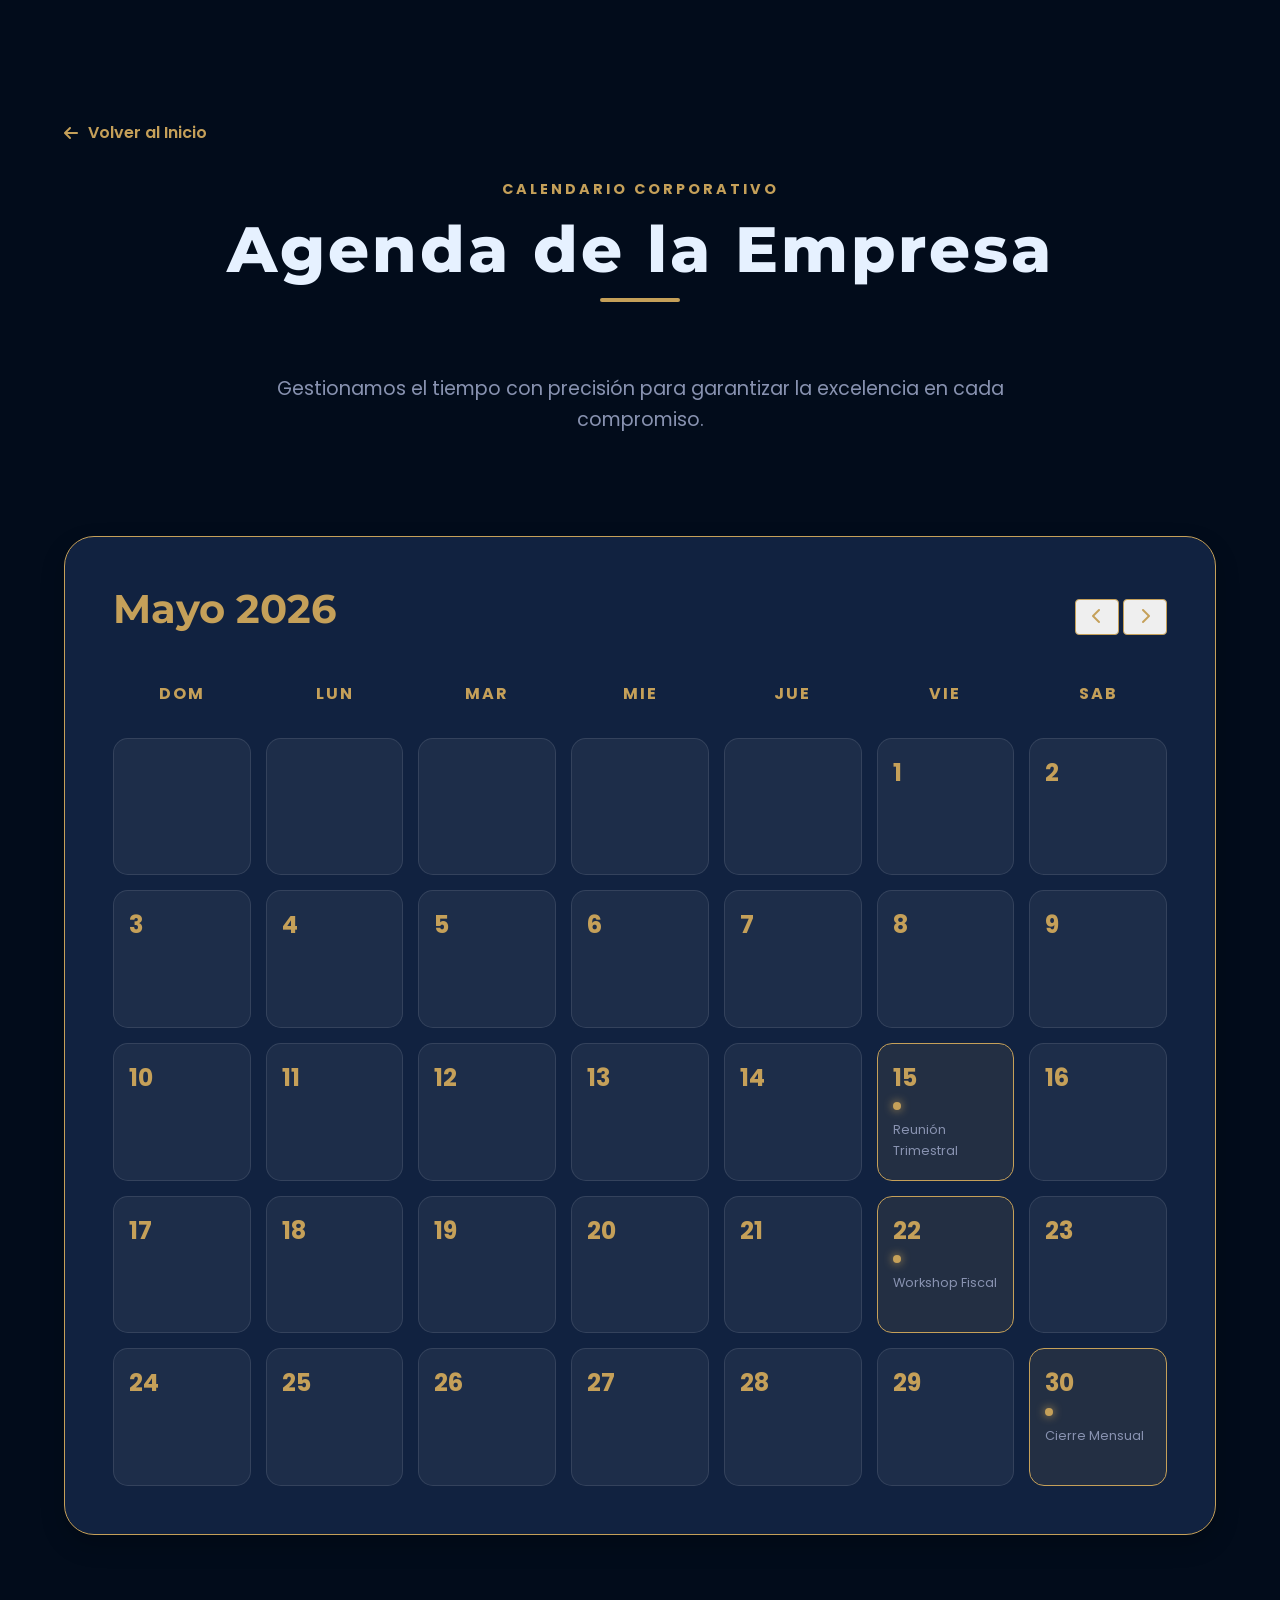
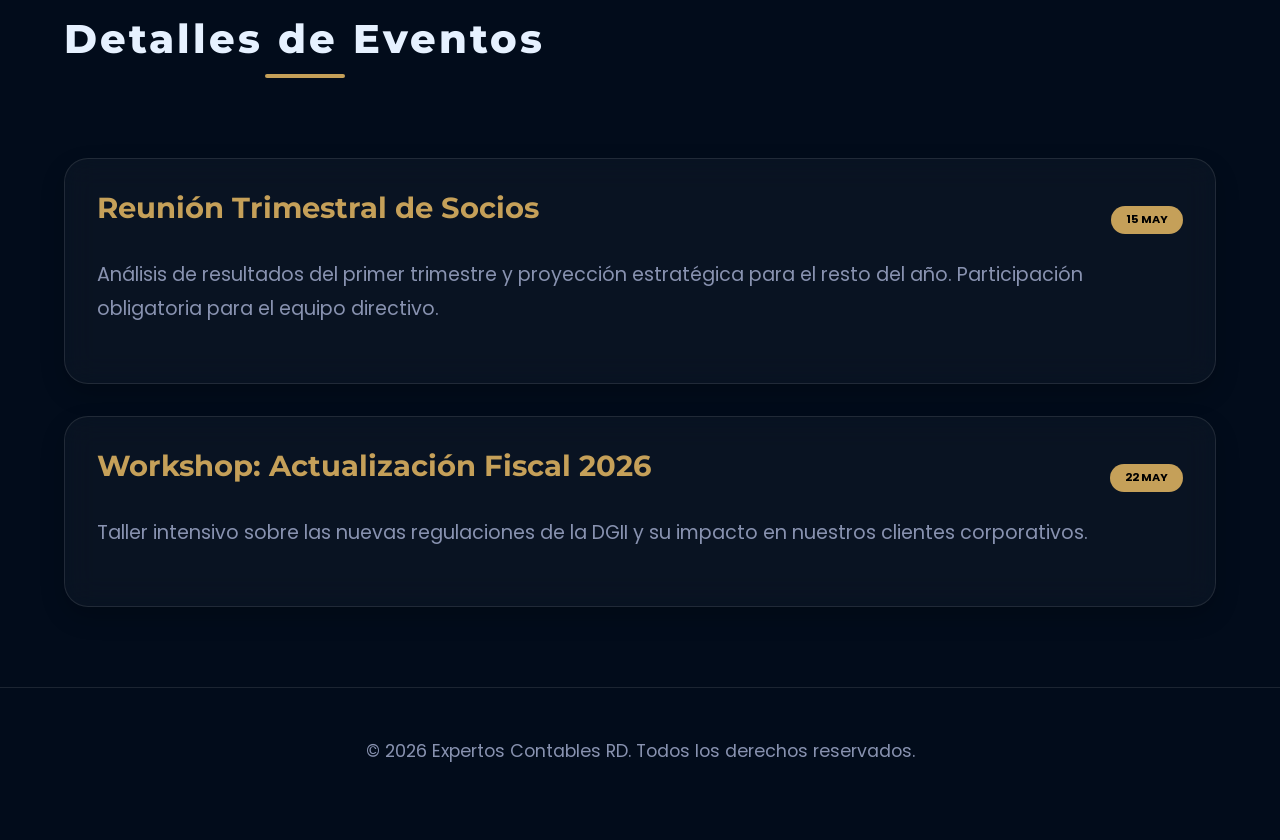
<file: agenda.html>
<!DOCTYPE html>
<html lang="es">
<head>
    <meta charset="UTF-8">
    <meta name="viewport" content="width=device-width, initial-scale=1.0">
    <title>Agenda Empresarial | Expertos Contables RD</title>
    <link rel="icon" type="image/png" href="contables.png">
    
    <!-- Google Fonts -->
    <link href="https://fonts.googleapis.com/css2?family=Montserrat:wght@300;400;600;700;800&family=Poppins:wght@300;400;500;600;700&display=swap" rel="stylesheet">
    <!-- Font Awesome -->
    <link rel="stylesheet" href="https://cdnjs.cloudflare.com/ajax/libs/font-awesome/6.4.0/css/all.min.css">
    <!-- Custom CSS -->
    <link rel="stylesheet" href="style.css">
    <style>
        .agenda-page {
            padding-top: 120px;
            min-height: 100vh;
            background: var(--soft-black);
            color: var(--text-white);
        }
        .calendar-large {
            background: var(--secondary-blue);
            border-radius: 30px;
            padding: 3rem;
            border: 1px solid var(--accent-gold);
            box-shadow: 0 25px 50px rgba(0,0,0,0.5);
            margin-top: 3rem;
        }
        .calendar-grid-large {
            display: grid;
            grid-template-columns: repeat(7, 1fr);
            gap: 15px;
            margin-top: 2rem;
        }
        .day-large {
            background: rgba(255,255,255,0.05);
            aspect-ratio: 1;
            display: flex;
            flex-direction: column;
            padding: 15px;
            border-radius: 15px;
            border: 1px solid var(--glass-border);
            transition: all 0.3s ease;
        }
        .day-large:hover {
            background: rgba(197, 160, 89, 0.1);
            border-color: var(--accent-gold);
            transform: translateY(-5px);
        }
        .day-number {
            font-size: 1.5rem;
            font-weight: 700;
            color: var(--accent-gold);
        }
        .event-dot {
            width: 8px;
            height: 8px;
            background: var(--accent-gold);
            border-radius: 50%;
            margin-top: 5px;
            box-shadow: 0 0 10px var(--accent-gold);
        }
        .event-text {
            font-size: 0.8rem;
            margin-top: 10px;
            color: var(--text-gray);
        }
        .day-label-large {
            text-align: center;
            font-weight: 700;
            color: var(--accent-gold);
            text-transform: uppercase;
            letter-spacing: 2px;
            padding-bottom: 1rem;
        }
        .back-home {
            display: inline-flex;
            align-items: center;
            gap: 10px;
            color: var(--accent-gold);
            text-decoration: none;
            font-weight: 600;
            margin-bottom: 2rem;
            transition: all 0.3s ease;
        }
        .back-home:hover {
            transform: translateX(-10px);
        }
    </style>
</head>
<body>
    <div class="agenda-page">
        <div class="container">
            <a href="index.html" class="back-home">
                <i class="fas fa-arrow-left"></i> Volver al Inicio
            </a>
            
            <div class="section-header text-center">
                <span class="section-subtitle">Calendario Corporativo</span>
                <h1 class="section-title">Agenda de la Empresa</h1>
                <p class="section-desc">Gestionamos el tiempo con precisión para garantizar la excelencia en cada compromiso.</p>
            </div>

            <div class="calendar-large glass-card">
                <div class="calendar-header-large d-flex justify-content-between align-items-center" style="display: flex; justify-content: space-between; align-items: center;">
                    <h2 style="color: var(--accent-gold); font-size: 2.5rem;">Mayo 2026</h2>
                    <div class="calendar-nav">
                        <button class="btn-outline-lg" style="padding: 0.5rem 1rem;"><i class="fas fa-chevron-left"></i></button>
                        <button class="btn-outline-lg" style="padding: 0.5rem 1rem;"><i class="fas fa-chevron-right"></i></button>
                    </div>
                </div>

                <div class="calendar-grid-large">
                    <div class="day-label-large">Dom</div>
                    <div class="day-label-large">Lun</div>
                    <div class="day-label-large">Mar</div>
                    <div class="day-label-large">Mie</div>
                    <div class="day-label-large">Jue</div>
                    <div class="day-label-large">Vie</div>
                    <div class="day-label-large">Sab</div>

                    <!-- Row 1 -->
                    <div class="day-large empty"></div>
                    <div class="day-large empty"></div>
                    <div class="day-large empty"></div>
                    <div class="day-large empty"></div>
                    <div class="day-large empty"></div>
                    <div class="day-large"><span class="day-number">1</span></div>
                    <div class="day-large"><span class="day-number">2</span></div>
                    
                    <!-- Row 2 -->
                    <div class="day-large"><span class="day-number">3</span></div>
                    <div class="day-large"><span class="day-number">4</span></div>
                    <div class="day-large"><span class="day-number">5</span></div>
                    <div class="day-large"><span class="day-number">6</span></div>
                    <div class="day-large"><span class="day-number">7</span></div>
                    <div class="day-large"><span class="day-number">8</span></div>
                    <div class="day-large"><span class="day-number">9</span></div>

                    <!-- Row 3 -->
                    <div class="day-large"><span class="day-number">10</span></div>
                    <div class="day-large"><span class="day-number">11</span></div>
                    <div class="day-large"><span class="day-number">12</span></div>
                    <div class="day-large"><span class="day-number">13</span></div>
                    <div class="day-large"><span class="day-number">14</span></div>
                    <div class="day-large" style="border-color: var(--accent-gold); background: rgba(197, 160, 89, 0.1);">
                        <span class="day-number">15</span>
                        <div class="event-dot"></div>
                        <div class="event-text">Reunión Trimestral</div>
                    </div>
                    <div class="day-large"><span class="day-number">16</span></div>

                    <!-- Row 4 -->
                    <div class="day-large"><span class="day-number">17</span></div>
                    <div class="day-large"><span class="day-number">18</span></div>
                    <div class="day-large"><span class="day-number">19</span></div>
                    <div class="day-large"><span class="day-number">20</span></div>
                    <div class="day-large"><span class="day-number">21</span></div>
                    <div class="day-large" style="border-color: var(--accent-gold); background: rgba(197, 160, 89, 0.1);">
                        <span class="day-number">22</span>
                        <div class="event-dot"></div>
                        <div class="event-text">Workshop Fiscal</div>
                    </div>
                    <div class="day-large"><span class="day-number">23</span></div>

                    <!-- Row 5 -->
                    <div class="day-large"><span class="day-number">24</span></div>
                    <div class="day-large"><span class="day-number">25</span></div>
                    <div class="day-large"><span class="day-number">26</span></div>
                    <div class="day-large"><span class="day-number">27</span></div>
                    <div class="day-large"><span class="day-number">28</span></div>
                    <div class="day-large"><span class="day-number">29</span></div>
                    <div class="day-large" style="border-color: var(--accent-gold); background: rgba(197, 160, 89, 0.1);">
                        <span class="day-number">30</span>
                        <div class="event-dot"></div>
                        <div class="event-text">Cierre Mensual</div>
                    </div>
                </div>
            </div>

            <div class="upcoming-events" style="margin-top: 5rem; margin-bottom: 5rem;">
                <h3 class="section-title" style="font-size: 2.5rem;">Detalles de Eventos</h3>
                <div class="events-list" style="display: grid; gap: 2rem; margin-top: 2rem;">
                    <div class="glass-card" style="padding: 2rem;">
                        <div style="display: flex; justify-content: space-between; align-items: center;">
                            <h4 style="font-size: 1.8rem; color: var(--accent-gold);">Reunión Trimestral de Socios</h4>
                            <span class="status-badge status-online" style="background: var(--accent-gold); color: black; padding: 5px 15px; border-radius: 20px; font-weight: 700;">15 MAY</span>
                        </div>
                        <p style="margin-top: 1rem; font-size: 1.2rem; color: var(--text-gray);">Análisis de resultados del primer trimestre y proyección estratégica para el resto del año. Participación obligatoria para el equipo directivo.</p>
                    </div>
                    <div class="glass-card" style="padding: 2rem;">
                        <div style="display: flex; justify-content: space-between; align-items: center;">
                            <h4 style="font-size: 1.8rem; color: var(--accent-gold);">Workshop: Actualización Fiscal 2026</h4>
                            <span class="status-badge status-online" style="background: var(--accent-gold); color: black; padding: 5px 15px; border-radius: 20px; font-weight: 700;">22 MAY</span>
                        </div>
                        <p style="margin-top: 1rem; font-size: 1.2rem; color: var(--text-gray);">Taller intensivo sobre las nuevas regulaciones de la DGII y su impacto en nuestros clientes corporativos.</p>
                    </div>
                </div>
            </div>
        </div>
    </div>

    <!-- Footer Simple -->
    <footer class="footer" style="padding: 3rem 0; background: #020c1b; border-top: 1px solid var(--glass-border);">
        <div class="container text-center">
            <p>&copy; 2026 Expertos Contables RD. Todos los derechos reservados.</p>
        </div>
    </footer>
</body>
</html>
</file>
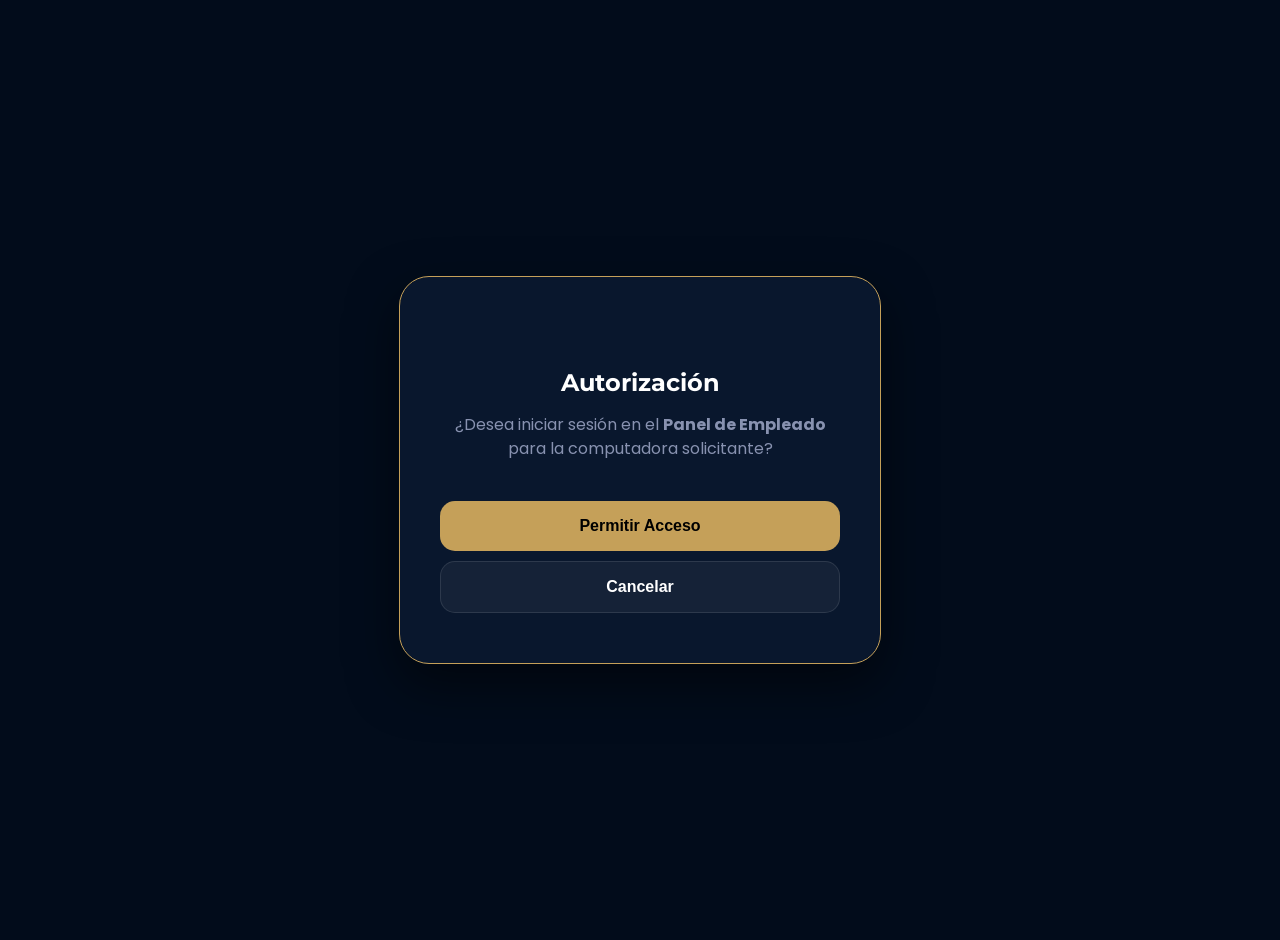
<file: confirmar-acceso.html>
<!DOCTYPE html>
<html lang="es">
<head>
    <meta charset="UTF-8">
    <meta name="viewport" content="width=device-width, initial-scale=1.0">
    <title>Confirmar Acceso | Expertos Contables RD</title>
    <link rel="icon" type="image/png" href="contables.png">
    <link href="https://fonts.googleapis.com/css2?family=Montserrat:wght@700;900&family=Poppins:wght@400;600&display=swap" rel="stylesheet">
    <link rel="stylesheet" href="https://cdnjs.cloudflare.com/ajax/libs/font-awesome/6.4.0/css/all.min.css">
    <style>
        :root {
            --accent-gold: #c5a059;
            --deep-blue: #0a192f;
        }
        body {
            background: #020c1b;
            color: white;
            font-family: 'Poppins', sans-serif;
            display: flex;
            align-items: center;
            justify-content: center;
            height: 100vh;
            margin: 0;
            padding: 20px;
            text-align: center;
        }
        .confirm-card {
            background: rgba(10, 25, 47, 0.9);
            border: 1px solid var(--accent-gold);
            padding: 2.5rem;
            border-radius: 30px;
            box-shadow: 0 20px 50px rgba(0,0,0,0.5);
            max-width: 400px;
            width: 100%;
        }
        i.main-icon {
            font-size: 4rem;
            color: var(--accent-gold);
            margin-bottom: 1.5rem;
        }
        h2 { font-family: 'Montserrat', sans-serif; margin-bottom: 1rem; }
        p { color: #8892b0; margin-bottom: 2.5rem; line-height: 1.5; }
        .btn {
            width: 100%;
            padding: 1rem;
            border-radius: 15px;
            font-weight: 700;
            cursor: pointer;
            border: none;
            margin-bottom: 10px;
            transition: 0.3s;
            font-size: 1rem;
        }
        .btn-allow { background: var(--accent-gold); color: black; }
        .btn-cancel { background: rgba(255,255,255,0.05); color: white; border: 1px solid rgba(255,255,255,0.1); }
        .success-msg { display: none; }
    </style>
</head>
<body>
    <div class="confirm-card" id="authBox">
        <i class="fas fa-shield-check main-icon"></i>
        <h2>Autorización</h2>
        <p>¿Desea iniciar sesión en el <strong>Panel de Empleado</strong> para la computadora solicitante?</p>
        
        <button class="btn btn-allow" onclick="authorize()">Permitir Acceso</button>
        <button class="btn btn-cancel" onclick="cancel()">Cancelar</button>
    </div>

    <div class="confirm-card success-msg" id="successBox">
        <i class="fas fa-check-circle main-icon" style="color: #2ecc71;"></i>
        <h2>¡Acceso Autorizado!</h2>
        <p>La computadora ha sido validada correctamente. Puedes cerrar esta ventana en tu móvil.</p>
        <button class="btn btn-cancel" onclick="window.close()">Cerrar</button>
    </div>

    <script>
        const urlParams = new URLSearchParams(window.location.search);
        const sessionID = urlParams.get('sid');
        const empID = urlParams.get('emp') || 'EMP-2026-001';

        function authorize() {
            if (!sessionID) return alert("Sesión inválida");
            
            // Guardamos la autorización en localStorage (simulando backend)
            const authData = {
                status: 'authorized',
                empID: empID,
                timestamp: Date.now(),
                device: /iPhone|iPad|iPod/i.test(navigator.userAgent) ? 'iPhone' : 'Móvil',
                ip: '186.150.242.10' // IP Simulada
            };
            
            localStorage.setItem(`auth_${sessionID}`, JSON.stringify(authData));
            
            document.getElementById('authBox').style.display = 'none';
            document.getElementById('successBox').style.display = 'block';
        }

        function cancel() {
            window.close();
        }
    </script>
</body>
</html>
</file>
<file: style.css>
html {
    scroll-behavior: smooth;
}

* {
    -webkit-font-smoothing: antialiased;
    -moz-osx-font-smoothing: grayscale;
}

/* --- Performance Deep Optimizations (Fluid Mode) --- */
section, 
.loader-wrapper, 
.portal-container, 
#main-wrapper,
.product-card,
.enterprise-panel,
.search-overlay,
.modal-content,
.bg-3d-container,
.shape-3d {
    contain: layout style;
    backface-visibility: hidden;
    -webkit-backface-visibility: hidden;
    transform: translateZ(0); /* Hardware Acceleration */
    will-change: transform, opacity;
}

section {
    content-visibility: auto;
    contain-intrinsic-size: 1px 500px;
}

#home {
    content-visibility: visible; /* Always visible as it's the hero */
}

/* Smoother transitions for everything */
* {
    transition-timing-function: cubic-bezier(0.165, 0.84, 0.44, 1) !important;
}

.portal-scene,
.portal-tunnel,
.portal-objects,
.portal-particles,
.bg-3d-shapes,
.bg-3d-grid,
.shape-3d,
.particle {
    transform-style: preserve-3d;
    backface-visibility: hidden;
    -webkit-backface-visibility: hidden;
    pointer-events: none;
}

:root {
    --primary-blue: #0a192f;
    --secondary-blue: #112240;
    --accent-gold: #c5a059;
    --accent-green: #2ecc71;
    --text-white: #e6f1ff;
    --text-gray: #8892b0;
    --soft-black: #020c1b;
    --glass-bg: rgba(255, 255, 255, 0.05);
    --glass-border: rgba(255, 255, 255, 0.1);
    --rgb-gradient: linear-gradient(90deg, #ff0000, #ff7300, #fffb00, #48ff00, #00ffd5, #002bff, #7a00ff, #ff00c8, #ff0000);
    --transition-slow: all 0.5s cubic-bezier(0.165, 0.84, 0.44, 1);
    --transition-fast: all 0.2s cubic-bezier(0.165, 0.84, 0.44, 1);
    --neon-blue: #00d2ff;
    --neon-green: #39ff14;
    --neon-gold: #ffcc00;
    --text-dark: #0a192f;
}

/* --- Loader Ultra-Optimizado Styles --- */
.loader-wrapper {
    position: fixed;
    inset: 0;
    z-index: 99999;
    background: var(--soft-black);
    display: flex;
    align-items: center;
    justify-content: center;
    transition: all 0.8s cubic-bezier(0.77, 0, 0.175, 1);
    opacity: 1;
    visibility: visible;
}

.loader-wrapper.hidden {
    opacity: 0;
    visibility: hidden;
    pointer-events: none;
    transform: translateY(-100%);
}

.loader-backdrop {
    position: absolute;
    inset: 0;
    background: radial-gradient(circle at center, rgba(10, 25, 47, 0.5) 0%, var(--soft-black) 100%);
}

.loader-content {
    position: relative;
    z-index: 10;
    text-align: center;
    width: 100%;
    max-width: 300px;
}

.loader-logo-box {
    position: relative;
    width: 200px;
    height: 200px;
    margin: 0 auto 40px;
    display: flex;
    align-items: center;
    justify-content: center;
    perspective: 1000px;
}

.loader-logo {
    width: 140px;
    height: 140px;
    object-fit: contain;
    filter: drop-shadow(0 0 0px var(--accent-gold));
    animation: logo-spectacular-intro 2.5s cubic-bezier(0.23, 1, 0.32, 1) forwards;
    will-change: transform, filter, opacity;
    z-index: 5;
}

@keyframes logo-spectacular-intro {
    0% {
        transform: scale(0) rotateY(-180deg) translateZ(-500px);
        opacity: 0;
        filter: drop-shadow(0 0 0px var(--accent-gold)) brightness(0);
    }
    60% {
        transform: scale(1.1) rotateY(20deg) translateZ(50px);
        opacity: 1;
        filter: drop-shadow(0 0 30px var(--accent-gold)) brightness(1.5);
    }
    100% {
        transform: scale(1) rotateY(0deg) translateZ(0);
        opacity: 1;
        filter: drop-shadow(0 0 20px var(--accent-gold)) brightness(1);
    }
}

.loader-logo.pulse {
    animation: loader-logo-pulse 2s ease-in-out infinite !important;
}

/* Efecto de energía circular alrededor del logo */
.loader-logo-box::before {
    content: '';
    position: absolute;
    inset: -20px;
    border: 2px solid var(--accent-gold);
    border-radius: 50%;
    opacity: 0;
    animation: energy-pulse 2s cubic-bezier(0.23, 1, 0.32, 1) infinite;
    z-index: 1;
}

.loader-logo-box::after {
    content: '';
    position: absolute;
    inset: -10px;
    border: 1px solid var(--text-white);
    border-radius: 50%;
    opacity: 0;
    animation: energy-pulse 2s cubic-bezier(0.23, 1, 0.32, 1) infinite 0.5s;
    z-index: 1;
}

@keyframes energy-pulse {
    0% { transform: scale(0.8); opacity: 0.8; }
    100% { transform: scale(1.5); opacity: 0; }
}

.loader-spinner {
    position: absolute;
    inset: -30px;
    border: 2px solid transparent;
    border-top-color: var(--accent-gold);
    border-right-color: var(--accent-gold);
    border-radius: 50%;
    animation: spin-spectacular 3s cubic-bezier(0.68, -0.55, 0.265, 1.55) infinite;
    will-change: transform;
}

@keyframes spin-spectacular {
    0% { transform: rotate(0deg) scale(0.8); opacity: 0; }
    50% { transform: rotate(180deg) scale(1.1); opacity: 1; }
    100% { transform: rotate(360deg) scale(0.8); opacity: 0; }
}

.loader-spinner::before {
    content: '';
    position: absolute;
    inset: 10px;
    border: 3px solid transparent;
    border-bottom-color: var(--accent-gold);
    border-radius: 50%;
    animation: spin 3s linear infinite reverse;
}

.loader-bar-container {
    width: 100%;
    height: 4px;
    background: rgba(255, 255, 255, 0.05);
    border-radius: 10px;
    overflow: hidden;
    margin-bottom: 15px;
    border: 1px solid rgba(197, 160, 89, 0.2);
}

.loader-bar {
    width: 0%;
    height: 100%;
    background: var(--accent-gold);
    box-shadow: 0 0 15px var(--accent-gold);
    transition: width 0.3s ease-out;
}

.loader-text {
    color: var(--text-white);
    font-family: 'Montserrat', sans-serif;
}

.loader-text span {
    display: block;
    font-size: 1.5rem;
    font-weight: 800;
    margin-bottom: 5px;
    color: var(--accent-gold);
}

.loader-text p {
    font-size: 0.8rem;
    text-transform: uppercase;
    letter-spacing: 4px;
    opacity: 0.7;
}

@keyframes spin {
    to { transform: rotate(360deg); }
}

@keyframes loader-logo-pulse {
    0%, 100% { transform: scale(1); filter: drop-shadow(0 0 20px var(--accent-gold)); }
    50% { transform: scale(1.05); filter: drop-shadow(0 0 40px var(--accent-gold)); }
}

/* --- Intro del Telón (Curtain) Styles --- */
.curtain-container {
    position: fixed;
    inset: 0;
    z-index: 99999; /* Higher than everything */
    display: flex;
    pointer-events: none;
    overflow: hidden;
    visibility: hidden;
}

.curtain-container.active {
    visibility: visible;
    pointer-events: all;
}

.curtain-panel {
    position: absolute;
    top: 0;
    width: 50%;
    height: 100%;
    background: var(--soft-black);
    transition: transform 1.2s cubic-bezier(0.77, 0, 0.175, 1);
    will-change: transform;
    z-index: 1;
    contain: paint layout;
    backface-visibility: hidden;
    display: flex;
    align-items: center;
    overflow: hidden;
}

.curtain-left {
    left: 0;
    border-right: 1px solid rgba(197, 160, 89, 0.3);
    transform: translateX(0);
    justify-content: flex-end;
}

.curtain-right {
    right: 0;
    border-left: 1px solid rgba(197, 160, 89, 0.3);
    transform: translateX(0);
    justify-content: flex-start;
}

/* Efecto de luz en el borde del telón */
.curtain-panel::after {
    content: '';
    position: absolute;
    top: 0;
    width: 100px;
    height: 100%;
    background: linear-gradient(to right, transparent, rgba(197, 160, 89, 0.05), transparent);
    animation: curtain-shine 3s infinite;
}

.curtain-left::after { right: 0; }
.curtain-right::after { left: 0; }

@keyframes curtain-shine {
    0% { transform: translateY(-100%) skewY(-45deg); }
    100% { transform: translateY(100%) skewY(-45deg); }
}

.curtain-container.open .curtain-left {
    transform: translateX(-100%);
}

.curtain-container.open .curtain-right {
    transform: translateX(100%);
}

.curtain-content {
    position: absolute;
    top: 50%;
    left: 50%;
    transform: translate(-50%, -50%);
    z-index: 2;
    text-align: center;
    opacity: 0;
    transition: all 0.8s cubic-bezier(0.165, 0.84, 0.44, 1);
    width: 100%;
    will-change: transform, opacity, filter;
}

.curtain-container.active .curtain-content {
    opacity: 1;
    transform: translate(-50%, -50%) scale(1);
}

.curtain-container.open .curtain-content {
    opacity: 0;
    transform: translate(-50%, -60%) scale(1.1);
    filter: blur(10px);
    transition: all 0.6s ease-in;
}

.curtain-title {
    font-family: 'Montserrat', sans-serif;
    font-size: clamp(2rem, 5vw, 4.5rem);
    font-weight: 900;
    color: var(--accent-gold);
    text-transform: uppercase;
    letter-spacing: 20px;
    margin-bottom: 20px;
    text-shadow: 0 0 30px rgba(197, 160, 89, 0.5),
                 0 0 60px rgba(197, 160, 89, 0.2);
    animation: curtain-text-glow 2s infinite alternate;
    position: relative;
    z-index: 5;
}

/* Objetos flotantes alrededor del título del telón */
.curtain-objects {
    position: absolute;
    inset: -50px;
    pointer-events: none;
    z-index: 1;
}

.curtain-obj {
    position: absolute;
    color: var(--accent-gold);
    font-size: 2.5rem;
    opacity: 0;
    filter: drop-shadow(0 0 15px var(--accent-gold));
    transition: all 0.8s cubic-bezier(0.23, 1, 0.32, 1);
}

.curtain-container.active .curtain-obj {
    opacity: 0.4;
}

.c-obj-1 { top: 0%; left: 10%; animation: obj-orbit 8s linear infinite; }
.c-obj-2 { top: 10%; right: 10%; animation: obj-orbit 10s linear infinite reverse; }
.c-obj-3 { bottom: 10%; left: 15%; animation: obj-orbit 12s linear infinite 1s; }
.c-obj-4 { bottom: 0%; right: 15%; animation: obj-orbit 9s linear infinite 0.5s; }

@keyframes obj-orbit {
    0% { transform: translate(0, 0) rotate(0deg) scale(1); }
    33% { transform: translate(30px, -20px) rotate(120deg) scale(1.1); }
    66% { transform: translate(-20px, 20px) rotate(240deg) scale(0.9); }
    100% { transform: translate(0, 0) rotate(360deg) scale(1); }
}

.curtain-subtitle {
    font-size: 1rem;
    color: var(--text-white);
    text-transform: uppercase;
    letter-spacing: 8px;
    opacity: 0.6;
    margin-top: 10px;
}

@keyframes curtain-text-glow {
    from { filter: drop-shadow(0 0 10px rgba(197, 160, 89, 0.3)); }
    to { filter: drop-shadow(0 0 25px rgba(197, 160, 89, 0.6)); }
}

.curtain-line {
    width: 0;
    height: 3px;
    background: var(--accent-gold);
    margin: 0 auto;
    box-shadow: 0 0 15px var(--accent-gold);
    transition: width 1s cubic-bezier(0.77, 0, 0.175, 1) 0.5s;
}

.curtain-container.active .curtain-line {
    width: 200px;
}

/* --- Digital Immersive Portal (Optimized for High FPS) --- */
.portal-container {
    position: fixed;
    inset: 0;
    z-index: 9999;
    background: var(--soft-black);
    display: flex;
    align-items: center;
    justify-content: center;
    overflow: hidden;
    perspective: 1000px;
    transition: opacity 0.5s ease;
    will-change: opacity;
    contain: strict;
}

.portal-scene {
    position: relative;
    width: 100%;
    height: 100%;
    transform-style: preserve-3d;
    display: flex;
    align-items: center;
    justify-content: center;
    backface-visibility: hidden;
}

.portal-tunnel {
    position: absolute;
    width: 100%;
    height: 100%;
    transform-style: preserve-3d;
    backface-visibility: hidden;
}

.tunnel-ring {
    position: absolute;
    top: 50%;
    left: 50%;
    width: 100vw;
    height: 100vw;
    border: 1px solid rgba(197, 160, 89, 0.3);
    border-radius: 50%;
    transform: translate3d(-50%, -50%, -1000px);
    animation: tunnel-infinite-opt 3s linear infinite;
    will-change: transform, opacity;
    backface-visibility: hidden;
}

@keyframes tunnel-infinite-opt {
    0% { transform: translate3d(-50%, -50%, -1000px) rotate(0deg); opacity: 0; }
    20% { opacity: 0.5; }
    100% { transform: translate3d(-50%, -50%, 500px) rotate(180deg); opacity: 0; }
}

.p-obj {
    position: absolute;
    top: 50%;
    left: 50%;
    font-size: 2.5rem;
    color: var(--accent-gold);
    opacity: 0;
    transform-style: preserve-3d;
    will-change: transform, opacity;
    backface-visibility: hidden;
}

.obj-calc { animation: obj-float-opt 5s linear infinite; --tx: -20vw; --ty: -15vh; --tz: -800px; }
.obj-money { animation: obj-float-opt 6s linear infinite -1s; --tx: 25vw; --ty: 10vh; --tz: -600px; }
.obj-pc { animation: obj-float-opt 5.5s linear infinite -2s; --tx: -30vw; --ty: 5vh; --tz: -700px; }
.obj-chart { animation: obj-float-opt 7s linear infinite -0.5s; --tx: 15vw; --ty: -20vh; --tz: -900px; }
.obj-invoice { animation: obj-float-opt 4.5s linear infinite -1.5s; --tx: 5vw; --ty: 25vh; --tz: -500px; }

@keyframes obj-float-opt {
    0% { transform: translate3d(var(--tx), var(--ty), var(--tz)) rotateZ(0deg); opacity: 0; }
    20% { opacity: 0.6; }
    80% { opacity: 0.6; }
    100% { transform: translate3d(var(--tx), var(--ty), 500px) rotateZ(360deg); opacity: 0; }
}

.portal-core {
    position: relative;
    z-index: 10;
    display: flex;
    flex-direction: column;
    align-items: center;
    transform: translate3d(0, 0, 50px);
    will-change: transform;
    backface-visibility: hidden;
}

.portal-logo {
    width: 180px;
    height: auto;
    filter: drop-shadow(0 0 20px var(--accent-gold));
    margin-bottom: 20px;
    animation: logo-float-opt 3s ease-in-out infinite;
    backface-visibility: hidden;
}

@keyframes logo-float-opt {
    0%, 100% { transform: translate3d(0, 0, 0); }
    50% { transform: translate3d(0, -10px, 0); }
}

.portal-container.warp-speed .tunnel-ring {
    animation: tunnel-warp-opt 0.5s cubic-bezier(0.85, 0, 0.15, 1) forwards;
}

@keyframes tunnel-warp-opt {
    to { transform: translate3d(-50%, -50%, 1500px); opacity: 0; }
}

.portal-container.hidden {
    opacity: 0;
    visibility: hidden;
    pointer-events: none;
}

/* --- Global Dynamic Animations --- */
@keyframes float {
    0% { transform: translate3d(0, 0, 0); }
    50% { transform: translate3d(0, -15px, 0); }
    100% { transform: translate3d(0, 0, 0); }
}

@keyframes float-soft {
    0% { transform: translate3d(0, 0, 0) rotate(0deg); }
    50% { transform: translate3d(0, -10px, 0) rotate(5deg); }
    100% { transform: translate3d(0, 0, 0) rotate(0deg); }
}

@keyframes sticker-pop {
    0% { transform: scale(1) translate3d(0, 0, 0) rotate(0deg); }
    50% { transform: scale(1.1) translate3d(0, 0, 0) rotate(5deg); }
    100% { transform: scale(1) translate3d(0, 0, 0) rotate(0deg); }
}

@keyframes pulse-soft {
    0% { transform: scale(1); filter: brightness(1); }
    50% { transform: scale(1.05); filter: brightness(1.2); }
    100% { transform: scale(1); filter: brightness(1); }
}

@keyframes shake-gentle {
    0%, 100% { transform: translate3d(0, 0, 0) rotate(0deg); }
    25% { transform: translate3d(0, 0, 0) rotate(3deg); }
    75% { transform: translate3d(0, 0, 0) rotate(-3deg); }
}

/* Application to Images and Stickers (Icons) */
.hero-logo-img,
.about-image img, 
.footer-logo {
    animation: float 6s ease-in-out infinite;
    filter: drop-shadow(0 10px 20px rgba(0,0,0,0.3));
    will-change: transform, filter;
}

.essence-icon i,
.service-card-new i,
.client-icons i,
.quote-icon i,
.footer-newsletter button i {
    animation: float-soft 4s ease-in-out infinite;
    display: inline-block;
    will-change: transform;
}

.hero-badge {
    animation: pulse-soft 3s ease-in-out infinite;
}

/* Staggered animation delays for icons */
.essence-card:nth-child(2) .essence-icon i { animation-delay: 0.5s; }
.essence-card:nth-child(3) .essence-icon i { animation-delay: 1s; }

.service-card-new:nth-child(2n) i { animation-delay: 0.3s; }
.service-card-new:nth-child(3n) i { animation-delay: 0.6s; }

.client-icons i:nth-child(1) { animation-delay: 0s; }
.client-icons i:nth-child(2) { animation-delay: 0.4s; }
.client-icons i:nth-child(3) { animation-delay: 0.8s; }
.client-icons i:nth-child(4) { animation-delay: 1.2s; }

/* Decorative Stickers in Hero */
.hero-stickers {
    position: absolute;
    inset: 0;
    pointer-events: none;
    z-index: 1;
    overflow: hidden;
}

.sticker {
    position: absolute;
    font-size: 2.5rem;
    color: var(--accent-gold);
    opacity: 0.15;
    filter: blur(1px);
    animation: float 8s ease-in-out infinite;
}

.sticker-1 { top: 20%; left: 15%; animation-delay: 0s; font-size: 3.5rem; }
.sticker-2 { top: 60%; left: 10%; animation-delay: -2s; font-size: 2rem; }
.sticker-3 { top: 25%; right: 15%; animation-delay: -4s; font-size: 4rem; }
.sticker-4 { top: 70%; right: 10%; animation-delay: -6s; font-size: 2.5rem; }

/* Interactive Hover Animations */
.hero-logo-img:hover,
.footer-logo:hover {
    animation: sticker-pop 0.6s ease-out;
    filter: drop-shadow(0 0 20px var(--accent-gold));
}

.essence-card:hover .essence-icon i,
.service-card-new:hover i,
.client-icons i:hover,
.stat-item:hover h2 {
    animation: shake-gentle 0.5s ease-in-out infinite;
    filter: drop-shadow(0 0 15px var(--accent-gold));
    cursor: pointer;
}

.about-image:hover img {
    animation-play-state: paused;
    transform: scale(1.02);
    filter: drop-shadow(0 15px 30px rgba(0,0,0,0.5));
}

/* --- Global Premium Hover Effects for Boxes --- */
.stat-item, 
.glass-card, 
.essence-card,
.service-card-new, 
.pricing-card, 
.org-node, 
.product-card, 
.enterprise-item, 
.search-result-item,
.partner-logo,
.testimonial-card,
.contact-form,
.checkout-modal .modal-content,
.brochure-container {
    transition: transform 0.6s cubic-bezier(0.165, 0.84, 0.44, 1), 
                box-shadow 0.6s cubic-bezier(0.165, 0.84, 0.44, 1), 
                border-color 0.6s cubic-bezier(0.165, 0.84, 0.44, 1),
                opacity 0.6s cubic-bezier(0.165, 0.84, 0.44, 1);
    position: relative;
    overflow: hidden;
    z-index: 1;
}

/* Premium Lift & Glow on Hover */
.stat-item:hover, 
.glass-card:hover, 
.essence-card:hover,
.service-card-new:hover, 
.pricing-card:hover, 
.org-node:hover, 
.product-card:hover, 
.enterprise-item:hover, 
.search-result-item:hover,
.testimonial-card:hover,
.contact-form:hover {
    transform: translate3d(0, -12px, 0) scale(1.03);
    box-shadow: 0 30px 60px rgba(0, 0, 0, 0.5), 
                0 0 25px rgba(197, 160, 89, 0.15);
    border-color: var(--accent-gold) !important;
}

/* Shine Effect Overlay */
.stat-item::after, 
.glass-card::after, 
.essence-card::after,
.service-card-new::after, 
.pricing-card::after, 
.org-node::after, 
.product-card::after, 
.enterprise-item::after, 
.search-result-item::after,
.testimonial-card::after,
.contact-form::after {
    content: '';
    position: absolute;
    top: 0;
    left: -150%;
    width: 60%;
    height: 100%;
    background: linear-gradient(
        to right, 
        transparent, 
        rgba(255, 255, 255, 0.2), 
        transparent
    );
    transform: skewX(-25deg);
    transition: none;
    pointer-events: none;
    z-index: 5;
}

.stat-item:hover::after, 
.glass-card:hover::after, 
.essence-card:hover::after,
.service-card-new:hover::after, 
.pricing-card:hover::after, 
.org-node:hover::after, 
.product-card:hover::after, 
.enterprise-item:hover::after, 
.search-result-item:hover::after,
.testimonial-card:hover::after,
.contact-form:hover::after {
    left: 200%;
    transition: left 0.8s ease-in-out;
}

/* Specific adjustments to maintain existing styles but enhanced */
.stat-item:hover h2 {
    color: var(--text-white);
    text-shadow: 0 0 15px var(--accent-gold);
}

/* --- Scroll Reveal Animations (Optimized) --- */
.reveal-hidden {
    opacity: 0;
    transition: transform 0.8s cubic-bezier(0.165, 0.84, 0.44, 1), 
                opacity 0.8s cubic-bezier(0.165, 0.84, 0.44, 1);
    filter: blur(4px); /* Reducido para mayor fluidez */
    will-change: transform, opacity;
}

.reveal-hidden.reveal-up { transform: translate3d(0, 50px, 0); }
.reveal-hidden.reveal-down { transform: translate3d(0, -50px, 0); }
.reveal-hidden.reveal-left { transform: translate3d(50px, 0, 0); }
.reveal-hidden.reveal-right { transform: translate3d(-50px, 0, 0); }
.reveal-hidden.reveal-zoom { transform: translate3d(0, 0, 0) scale(0.9); }

.reveal-active {
    opacity: 1 !important;
    transform: translate3d(0, 0, 0) scale(1) !important;
    filter: blur(0) !important;
}

/* Staggered delays for children */
.reveal-active.stagger-children > * {
    animation: reveal-child 0.8s cubic-bezier(0.17, 0.67, 0.83, 0.67) both;
}

@keyframes reveal-child {
    from {
        opacity: 0;
        transform: translate3d(0, 30px, 0);
        filter: blur(5px);
    }
    to {
        opacity: 1;
        transform: translate3d(0, 0, 0);
        filter: blur(0);
    }
}

.reveal-active.stagger-children > *:nth-child(1) { animation-delay: 0.1s; }
.reveal-active.stagger-children > *:nth-child(2) { animation-delay: 0.2s; }
.reveal-active.stagger-children > *:nth-child(3) { animation-delay: 0.3s; }
.reveal-active.stagger-children > *:nth-child(4) { animation-delay: 0.4s; }
.reveal-active.stagger-children > *:nth-child(5) { animation-delay: 0.5s; }
.reveal-active.stagger-children > *:nth-child(6) { animation-delay: 0.6s; }

/* Cinematic Flash Effect on Reveal */
.reveal-active::before {
    content: '';
    position: absolute;
    top: 0;
    left: 0;
    width: 100%;
    height: 100%;
    background: linear-gradient(90deg, transparent, rgba(197, 160, 89, 0.2), transparent);
    transform: translateX(-100%);
    animation: reveal-flash 1.2s ease-out forwards;
    pointer-events: none;
    z-index: 10;
}

@keyframes reveal-flash {
    0% { transform: translateX(-100%); }
    100% { transform: translateX(100%); }
}

/* --- Global RGB Animations --- */
@keyframes rgb-fluid-move {
    0% { background-position: 0% 50%; }
    100% { background-position: 200% 50%; }
}

.hero-line-rgb {
    width: 100px;
    height: 4px;
    background: var(--rgb-gradient);
    background-size: 200% auto;
    margin: 1rem auto 2rem;
    animation: rgb-fluid-move 3s linear infinite;
    box-shadow: 0 0 15px rgba(255, 255, 255, 0.3);
    border-radius: 2px;
    will-change: background-position;
    transform: translate3d(0, 0, 0);
}

/* --- Cinematic Animations --- */
.reveal-cinematic {
    mask-image: linear-gradient(to right, black 50%, transparent 50%);
    mask-size: 200% 100%;
    mask-position: 100% 0;
    transition: mask-position 1s ease;
    will-change: mask-position;
}

.reveal-cinematic.active {
    mask-position: 0 0;
}

/* --- Hero Section --- */
.hero {
    position: relative;
    height: 100vh;
    display: flex;
    align-items: center;
    justify-content: center;
    overflow: hidden;
    background: var(--soft-black);
}

.hero-overlay {
    position: absolute;
    top: 0;
    left: 0;
    width: 100%;
    height: 100%;
    background: linear-gradient(to bottom, 
        rgba(10, 25, 47, 0.4) 0%, 
        rgba(2, 12, 27, 0.8) 100%);
    z-index: 0;
}

.hero-content {
    position: relative;
    z-index: 1;
}

/* --- Section Backgrounds & Animations --- */
.section-bg-container {
    position: absolute;
    top: 0;
    left: 0;
    width: 100%;
    height: 100%;
    z-index: -1;
    overflow: hidden;
    pointer-events: none;
}

/* 1. Animated Mesh Gradient */
.bg-mesh {
    background: radial-gradient(at 0% 0%, rgba(10, 25, 47, 0.8) 0, transparent 50%),
                radial-gradient(at 50% 0%, rgba(197, 160, 89, 0.05) 0, transparent 50%),
                radial-gradient(at 100% 0%, rgba(0, 210, 255, 0.05) 0, transparent 50%),
                radial-gradient(at 0% 100%, rgba(0, 210, 255, 0.05) 0, transparent 50%),
                radial-gradient(at 50% 100%, rgba(197, 160, 89, 0.05) 0, transparent 50%),
                radial-gradient(at 100% 100%, rgba(10, 25, 47, 0.8) 0, transparent 50%);
    background-size: 200% 200%;
    animation: mesh-move 15s ease infinite alternate;
}

@keyframes mesh-move {
    0% { background-position: 0% 0%; }
    100% { background-position: 100% 100%; }
}

/* 2. Floating Blobs */
.blob {
    position: absolute;
    width: 400px;
    height: 400px;
    background: radial-gradient(circle, rgba(197, 160, 89, 0.08) 0%, transparent 70%);
    filter: blur(60px);
    border-radius: 50%;
    animation: blob-float 20s infinite alternate;
    will-change: transform;
}

.blob-1 { top: -10%; left: -10%; animation-delay: 0s; }
.blob-2 { bottom: -10%; right: -10%; animation-delay: -5s; background: radial-gradient(circle, rgba(0, 210, 255, 0.08) 0%, transparent 70%); }
.blob-3 { top: 40%; left: 30%; animation-delay: -10s; width: 300px; height: 300px; }

@keyframes blob-float {
    0% { transform: translate(0, 0) scale(1); }
    33% { transform: translate(10%, 10%) scale(1.1); }
    66% { transform: translate(-10%, 15%) scale(0.9); }
    100% { transform: translate(5%, -5%) scale(1); }
}

/* 3. Subtle Moving Dots */
.bg-dots {
    background-image: radial-gradient(rgba(255, 255, 255, 0.05) 1px, transparent 1px);
    background-size: 30px 30px;
    animation: dots-move 60s linear infinite;
}

@keyframes dots-move {
    from { background-position: 0 0; }
    to { background-position: 1000px 1000px; }
}

/* 4. Glowing Aura */
.bg-aura {
    background: radial-gradient(circle at var(--mouse-x, 50%) var(--mouse-y, 50%), 
                rgba(197, 160, 89, 0.1) 0%, 
                transparent 50%);
    transition: background 0.3s ease;
}

/* 5. 3D Floating Elements Background (Optimized 100%) */
.bg-3d-container {
    position: absolute;
    inset: 0;
    z-index: -1;
    overflow: hidden;
    pointer-events: none;
    perspective: 2000px;
    contain: strict; /* Optimize rendering */
}

.bg-3d-grid {
    position: absolute;
    width: 200%;
    height: 200%;
    top: -50%;
    left: -50%;
    background-image: 
        linear-gradient(rgba(197, 160, 89, 0.08) 1.5px, transparent 1.5px),
        linear-gradient(90deg, rgba(197, 160, 89, 0.08) 1.5px, transparent 1.5px);
    background-size: 60px 60px;
    transform: rotateX(65deg) translate3d(0, -200px, 0);
    animation: grid-move-opt 15s linear infinite;
    will-change: transform;
    backface-visibility: hidden;
    contain: paint layout;
    opacity: 0; /* Hidden initially to save LCP */
    transition: opacity 1s ease-in;
}

.content-ready .bg-3d-grid {
    opacity: 1; /* Show only when page is ready */
}

@keyframes grid-move-opt {
    from { transform: rotateX(65deg) translate3d(0, -200px, 0) translateY(0); }
    to { transform: rotateX(65deg) translate3d(0, -200px, 0) translateY(60px); }
}

.bg-3d-shapes {
    position: absolute;
    inset: 0;
    transform-style: preserve-3d;
    will-change: transform;
    opacity: 0;
    transition: opacity 1.5s ease-in 0.5s;
}

.content-ready .bg-3d-shapes {
    opacity: 1;
}

.shape-3d {
    position: absolute;
    background: rgba(255, 255, 255, 0.03);
    border: 1px solid rgba(197, 160, 89, 0.4);
    backdrop-filter: blur(8px);
    border-radius: 20%; /* More professional squircle shape */
    display: flex;
    justify-content: center;
    align-items: center;
    color: var(--accent-gold);
    font-size: 2.5rem;
    box-shadow: 0 0 30px rgba(197, 160, 89, 0.2), 
                inset 0 0 15px rgba(255, 255, 255, 0.1);
    animation: shape-float-pro 20s infinite ease-in-out alternate;
    z-index: 1;
    opacity: 0.6;
    will-change: transform, opacity;
    backface-visibility: hidden;
}

@keyframes shape-float-pro {
    0%, 100% { 
        transform: translate3d(0, 0, 0) rotate(0deg); 
        opacity: 0.3; 
    }
    50% { 
        transform: translate3d(15px, -30px, 100px) rotate(10deg); 
        opacity: 0.6; 
    }
}

.shape-3d i {
    filter: drop-shadow(0 0 10px var(--accent-gold));
    animation: icon-float-drift 10s infinite ease-in-out;
    will-change: transform;
}

@keyframes icon-float-drift {
    0%, 100% { transform: translate3d(0,0,0) rotate(0deg); }
    50% { transform: translate3d(5px, -10px, 20px) rotate(10deg); }
}

/* Positions for more variety */
.shape-1 { width: 100px; height: 100px; top: 15%; left: 10%; animation-delay: 0s; }
.shape-2 { width: 120px; height: 120px; bottom: 20%; right: 15%; animation-delay: -3s; }
.shape-3 { width: 80px; height: 80px; top: 40%; right: 25%; animation-delay: -6s; }
.shape-4 { width: 110px; height: 110px; bottom: 35%; left: 20%; animation-delay: -9s; }
.shape-5 { width: 70px; height: 70px; top: 60%; left: 45%; animation-delay: -12s; }
.shape-6 { width: 90px; height: 90px; top: 20%; right: 45%; animation-delay: -15s; }
.shape-7 { width: 115px; height: 115px; bottom: 5%; left: 40%; animation-delay: -18s; }
.shape-8 { width: 95px; height: 95px; top: 75%; left: 5%; animation-delay: -2s; }
.shape-9 { width: 130px; height: 130px; top: 5%; left: 35%; animation-delay: -5s; }

/* Apply relative positioning to all sections for background containment */
section {
    position: relative;
    overflow: hidden;
}

/* --- Section Enhancements --- */
.stats-section {
    background: linear-gradient(to bottom, var(--soft-black), var(--primary-blue));
    padding: 4rem 0;
    content-visibility: auto;
    contain-intrinsic-size: 0 300px;
}

.stats-grid {
    display: grid;
    grid-template-columns: repeat(4, 1fr); /* 4 columnas fijas para el ancho panorámico */
    gap: 3rem;
    text-align: center;
}

.stat-item h2 {
    font-size: clamp(3rem, 6vw, 4.5rem); /* Aumentado */
    color: var(--accent-gold);
    margin-bottom: 0.8rem;
    font-weight: 900;
}

.stat-item p {
    color: var(--text-white); /* Más visible */
    text-transform: uppercase;
    letter-spacing: 3px;
    font-size: 1.2rem; /* Aumentado significativamente */
    font-weight: 600;
    padding: 0 1rem;
}

/* --- Store Section --- */
.shop-grid {
    display: grid;
    grid-template-columns: repeat(auto-fit, minmax(280px, 1fr));
    gap: 2rem;
}

.product-card {
    background: var(--secondary-blue);
    border-radius: 15px;
    overflow: hidden;
    transition: var(--transition-slow);
    border: 1px solid var(--glass-border);
}

.product-card:hover {
    transform: translateY(-10px);
    border-color: var(--neon-blue);
    box-shadow: 0 10px 30px rgba(0, 210, 255, 0.2);
}

.product-img {
    height: 200px;
    background-size: cover;
    background-position: center;
    position: relative;
}

.product-badge {
    position: absolute;
    top: 15px;
    left: 15px;
    background: var(--neon-blue);
    color: var(--soft-black);
    padding: 5px 15px;
    border-radius: 20px;
    font-size: 0.7rem;
    font-weight: 700;
}

.product-info {
    padding: 1.5rem;
}

.product-info h3 {
    font-size: 1.2rem;
    margin-bottom: 0.5rem;
}

.product-price {
    color: var(--accent-gold);
    font-size: 1.4rem;
    font-weight: 700;
    margin-bottom: 1rem;
}

.btn-buy {
    width: 100%;
    padding: 0.8rem;
    background: transparent;
    border: 1px solid var(--neon-blue);
    color: var(--neon-blue);
    border-radius: 5px;
    font-weight: 600;
    cursor: pointer;
    transition: var(--transition-fast);
}

.btn-buy:hover {
    background: var(--neon-blue);
    color: var(--soft-black);
    box-shadow: 0 0 15px var(--neon-blue);
}

/* --- Portal Preview --- */
.portal-preview {
    background: var(--glass-bg);
    border-radius: 20px;
    padding: 2rem;
    border: 1px solid var(--glass-border);
    display: flex;
    gap: 2rem;
    align-items: center;
}

.portal-sidebar {
    width: 200px;
    border-right: 1px solid var(--glass-border);
    padding-right: 1rem;
}

.portal-nav-item {
    padding: 10px;
    margin-bottom: 10px;
    border-radius: 5px;
    color: var(--text-gray);
    cursor: pointer;
    display: flex;
    align-items: center;
    gap: 10px;
}

.portal-nav-item.active {
    background: rgba(197, 160, 89, 0.1);
    color: var(--accent-gold);
}

.portal-main {
    flex: 1;
}

.portal-header {
    display: flex;
    justify-content: space-between;
    margin-bottom: 2rem;
}

.portal-stats-grid {
    display: grid;
    grid-template-columns: repeat(3, 1fr);
    gap: 1rem;
}

.p-stat-card {
    background: rgba(255,255,255,0.03);
    padding: 1rem;
    border-radius: 10px;
    border: 1px solid var(--glass-border);
}

.p-stat-card h4 {
    font-size: 0.8rem;
    color: var(--text-gray);
}

.p-stat-card .value {
    font-size: 1.2rem;
    font-weight: 700;
    color: var(--text-white);
}

/* --- Premium Boxes Optimization (Eliminar Lag) --- */
.stat-item, 
.glass-card, 
.essence-card,
.service-card-new, 
.pricing-card, 
.testimonial-card,
.contact-form,
.premium-image-container,
.hero-content,
.about-card,
.product-card,
.org-container {
    backface-visibility: hidden;
    -webkit-backface-visibility: hidden;
    transform: translateZ(0); /* Aceleración GPU */
    will-change: transform, opacity;
    box-shadow: 0 10px 25px rgba(0, 0, 0, 0.2) !important; /* Sombras ligeras */
    transition: transform 0.4s cubic-bezier(0.25, 0.46, 0.45, 0.94), 
                box-shadow 0.4s cubic-bezier(0.25, 0.46, 0.45, 0.94);
}

/* Optimización de hovers para suavidad total */
.stat-item:hover, 
.glass-card:hover, 
.essence-card:hover,
.service-card-new:hover, 
.pricing-card:hover, 
.testimonial-card:hover,
.contact-form:hover,
.product-card:hover {
    transform: translate3d(0, -8px, 0) !important;
    box-shadow: 0 20px 40px rgba(0, 0, 0, 0.4) !important;
}

/* Asegurar que la imagen Sobre Nosotros se vea perfecta */
.about-image img {
    max-width: 100%;
    height: auto !important;
    object-fit: contain !important;
    display: block;
    border-radius: 20px;
}

.partners-track {
    display: flex;
    gap: 4rem;
    animation: scroll-track 40s linear infinite;
    width: max-content;
    will-change: transform;
    backface-visibility: hidden;
    transform: translate3d(0, 0, 0);
}

@keyframes scroll-track {
    0% { transform: translate3d(0, 0, 0); }
    100% { transform: translate3d(-50%, 0, 0); }
}

.partner-logo {
    display: flex;
    align-items: center;
    gap: 10px;
    font-size: 1.5rem;
    color: var(--text-gray);
    opacity: 0.5;
    transition: var(--transition-fast);
}

.partner-logo:hover {
    opacity: 1;
    color: var(--accent-gold);
    transform: scale(1.15) translateY(-5px);
    filter: drop-shadow(0 0 10px rgba(197, 160, 89, 0.4));
}

/* --- Checkout Modal --- */
.checkout-modal {
    position: fixed;
    top: 0;
    left: 0;
    width: 100%;
    height: 100%;
    background: rgba(2, 12, 27, 0.95);
    z-index: 4000;
    display: flex;
    align-items: center;
    justify-content: center;
    opacity: 0;
    visibility: hidden;
    transition: var(--transition-fast);
}

.checkout-modal.active {
    opacity: 1;
    visibility: visible;
}

.checkout-modal .modal-content {
    width: 100%;
    max-width: 500px;
    padding: 2.5rem;
    position: relative;
    border: 1px solid var(--accent-gold);
}

.close-modal {
    position: absolute;
    top: 20px;
    right: 20px;
    background: transparent;
    border: none;
    color: var(--text-white);
    font-size: 1.5rem;
    cursor: pointer;
}

.payment-options {
    display: flex;
    gap: 1rem;
    margin: 2rem 0;
}

.pay-method-btn {
    flex: 1;
    padding: 1rem;
    background: rgba(255,255,255,0.05);
    border: 1px solid var(--glass-border);
    color: var(--text-white);
    border-radius: 10px;
    cursor: pointer;
    transition: var(--transition-fast);
    display: flex;
    flex-direction: column;
    align-items: center;
    gap: 10px;
}

.pay-method-btn.active {
    border-color: var(--accent-gold);
    background: rgba(197, 160, 89, 0.1);
    color: var(--accent-gold);
}

.form-group {
    margin-bottom: 1.2rem;
}

.form-group label {
    display: block;
    margin-bottom: 0.5rem;
    font-size: 0.8rem;
    color: var(--text-gray);
}

.form-group input {
    width: 100%;
    padding: 0.8rem;
    background: rgba(0,0,0,0.2);
    border: 1px solid var(--glass-border);
    border-radius: 5px;
    color: white;
}

.form-row {
    display: grid;
    grid-template-columns: 1fr 1fr;
    gap: 1rem;
}

.order-summary-mini {
    margin: 2rem 0;
    display: flex;
    justify-content: space-between;
    font-weight: 700;
    border-top: 1px solid var(--glass-border);
    padding-top: 1rem;
}

.success-message {
    text-align: center;
    padding: 2rem 0;
}

.success-message h3 {
    margin: 1.5rem 0 1rem;
    color: var(--neon-green);
}

.success-message p {
    color: var(--text-gray);
    margin-bottom: 2rem;
}

/* --- Brochure Modal --- */
.brochure-modal {
    position: fixed;
    top: 0;
    left: 0;
    width: 100%;
    height: 100%;
    background: rgba(2, 12, 27, 0.98);
    z-index: 5000;
    display: flex;
    align-items: center;
    justify-content: center;
    opacity: 0;
    visibility: hidden;
    transition: var(--transition-slow);
}

.brochure-modal.active {
    opacity: 1;
    visibility: visible;
}

.brochure-container {
    width: 90vw; /* Más ancho */
    max-width: 1200px; /* Ancho máximo solicitado */
    height: 85vh; /* Altura proporcional solicitada */
    max-height: 85vh;
    overflow: hidden; /* Evitamos scroll en el contenedor principal */
    padding: 2rem !important;
    border: 1px solid var(--accent-gold) !important;
    border-radius: 25px !important;
    background: rgba(10, 25, 47, 0.98);
    backdrop-filter: blur(25px);
    box-shadow: 0 30px 60px rgba(0, 0, 0, 0.6);
    display: flex;
    flex-direction: column;
}

.brochure-header-full {
    margin-bottom: 1.5rem;
    display: flex;
    justify-content: space-between;
    align-items: center;
    flex-shrink: 0; /* Evita que la cabecera se encoja */
}

.brochure-viewer-new {
    width: 100%;
    flex: 1; /* Ocupa todo el espacio vertical disponible */
    background: #111;
    border-radius: 15px;
    overflow: hidden;
    border: 1px solid rgba(197, 160, 89, 0.2);
}

.brochure-viewer-new embed {
    width: 100%;
    height: 100%;
    display: block;
}

.brochure-footer-actions {
    margin-top: 1.5rem;
    display: flex;
    justify-content: center;
    width: 100%;
    flex-shrink: 0; /* Evita que el pie se encoja */
}

.btn-download-full {
    display: flex;
    align-items: center;
    gap: 15px;
    padding: 1.2rem 3.5rem;
    font-size: 1.1rem;
    font-weight: 700;
    text-transform: uppercase;
    letter-spacing: 1px;
}

.close-brochure-full {
    background: rgba(255, 255, 255, 0.1);
    border: 1px solid var(--accent-gold);
    color: var(--text-white);
    width: 40px;
    height: 40px;
    border-radius: 50%;
    display: flex;
    align-items: center;
    justify-content: center;
    cursor: pointer;
    transition: all 0.3s ease;
}

.close-brochure-full:hover {
    background: var(--accent-gold);
    color: var(--text-dark);
    transform: rotate(90deg);
}

@media (max-width: 768px) {
    .brochure-container {
        padding: 1.2rem !important;
        width: 95vw;
        height: 90vh; /* Un poco más alto en móvil para ver mejor */
        max-height: 90vh;
    }
    .brochure-header-full h2 {
        font-size: 1.2rem;
    }
    .btn-download-full {
        padding: 1rem 1.5rem;
        font-size: 0.85rem;
        width: 100%;
    }
}

/* --- Nuestros Servicios (Nuevo Estilo) --- */
.services-new {
    position: relative;
    background: url('contables.png') no-repeat center center;
    background-size: contain;
    background-attachment: scroll;
    background-color: rgba(10, 25, 47, 0.9); /* Overlay oscuro para legibilidad */
    background-blend-mode: overlay;
}

.services-new .section-title {
    font-size: clamp(2.5rem, 6vw, 4.5rem);
    text-transform: uppercase;
    letter-spacing: 5px;
    margin-bottom: 3rem;
    color: var(--text-white);
}

.services-grid-new {
    display: grid;
    grid-template-columns: repeat(3, 1fr); /* 3 columnas grandes */
    gap: 3rem;
    padding: 2rem 0;
}

.service-card-new {
    background: #000000;
    padding: 2.5rem;
    border-radius: 10px;
    display: flex;
    flex-direction: column;
    align-items: flex-start;
    transition: all 0.4s cubic-bezier(0.175, 0.885, 0.32, 1.275);
    min-height: 200px;
    box-shadow: 0 10px 30px rgba(0, 0, 0, 0.5);
    position: relative;
    overflow: hidden;
    z-index: 1;
}

.service-card-new::before {
    content: '';
    position: absolute;
    top: -2px;
    left: -2px;
    right: -2px;
    bottom: -2px;
    background: linear-gradient(45deg, #ff0000, #ff7300, #fffb00, #48ff00, #00ffd5, #002bff, #7a00ff, #ff00c8, #ff0000);
    background-size: 400%;
    z-index: -1;
    filter: blur(5px);
    width: calc(100% + 4px);
    height: calc(100% + 4px);
    animation: rgb-glow 20s linear infinite;
    opacity: 0;
    transition: opacity 0.3s ease-in-out;
}

.service-card-new:hover::before {
    opacity: 1;
}

.service-card-new:hover {
    transform: translateY(-15px) scale(1.05);
    box-shadow: 0 25px 50px rgba(0, 0, 0, 0.4);
}

@keyframes rgb-glow {
    0% { background-position: 0 0; }
    50% { background-position: 400% 0; }
    100% { background-position: 0 0; }
}

.service-card-new i {
    font-size: 3.5rem; /* Aumentado */
    color: var(--accent-gold);
    margin-bottom: 2rem;
}

.service-card-new h3 {
    color: var(--text-white);
    font-size: 2.2rem; /* Mucho más grande */
    font-weight: 800;
    line-height: 1.2;
    margin: 0;
    text-align: left;
}

@media (max-width: 768px) {
    .services-new .section-title {
        font-size: 2.5rem;
    }
    .service-card-new {
        padding: 1.5rem;
    }
}

.divider-svg {
    margin-top: 1rem;
    display: flex;
    justify-content: center;
}

.divider-svg svg {
    filter: drop-shadow(0 0 5px var(--accent-gold));
}

/* --- Nav Dropdown & Scroll Down Arrow --- */
.nav-dropdown {
    position: relative;
}

.dropdown-toggle {
    display: flex;
    align-items: center;
    gap: 5px;
}

.dropdown-toggle i {
    font-size: 0.7rem;
    transition: transform 0.3s ease;
}

.nav-dropdown:hover .dropdown-toggle i {
    transform: rotate(180deg);
    color: var(--accent-gold);
}

.dropdown-menu {
    position: absolute;
    top: 100%;
    left: 50%;
    transform: translateX(-50%) translateY(10px);
    background: rgba(10, 25, 47, 0.95);
    backdrop-filter: blur(15px);
    border: 1px solid var(--glass-border);
    border-top: 2px solid var(--accent-gold);
    border-radius: 8px;
    min-width: 220px;
    padding: 1rem 0;
    display: block;
    opacity: 0;
    visibility: hidden;
    transition: all 0.3s ease;
    box-shadow: 0 15px 35px rgba(0, 0, 0, 0.5);
    z-index: 1000;
}

.nav-dropdown:hover .dropdown-menu {
    opacity: 1;
    visibility: visible;
    transform: translateX(-50%) translateY(0);
}

.dropdown-menu li {
    width: 100%;
    margin: 0 !important;
}

.dropdown-menu a {
    padding: 0.8rem 1.5rem !important;
    width: 100%;
    display: block !important;
    font-size: 0.9rem !important;
    color: var(--text-white) !important;
    transition: all 0.2s ease !important;
}

.dropdown-menu a:hover {
    background: rgba(197, 160, 89, 0.1);
    color: var(--accent-gold) !important;
    padding-left: 2rem !important;
}

/* Mobile Dropdown */
@media (max-width: 1024px) {
    .dropdown-menu {
        position: static;
        transform: none;
        background: transparent;
        border: none;
        opacity: 1;
        visibility: visible;
        display: none;
        padding-left: 1rem;
        box-shadow: none;
    }
    
    .nav-dropdown.active .dropdown-menu {
        display: block;
    }

    .nav-dropdown.active .dropdown-toggle i {
        transform: rotate(180deg);
    }
}

/* --- Media Queries Completas para Responsividad --- */

/* Laptops y Pantallas Medianas (1440px - 1025px) */
@media (max-width: 1440px) {
    html { font-size: 15px; }
    .container { max-width: 95%; }
}

/* Tablets Landscape y Laptops Pequeñas (1024px) */
@media (max-width: 1024px) {
    html { font-size: 14px; }
    
    .nav-links {
        display: none; /* Se activa vía JS con el menú hamburguesa */
        position: fixed;
        top: 80px;
        left: 0;
        width: 100%;
        height: calc(100vh - 80px);
        background: var(--secondary-blue);
        flex-direction: column;
        padding: 2rem;
        overflow-y: auto;
    }

    .nav-links.active {
        display: flex;
    }

    .nav-links a, .dropdown-toggle, .dropdown-menu a {
        color: var(--text-white) !important;
        width: 100%;
        text-align: center;
        padding: 1.5rem;
        border-bottom: 1px solid var(--glass-border);
    }

    .nav-links a:hover, .dropdown-toggle:hover, .dropdown-menu a:hover {
        background: rgba(197, 160, 89, 0.1);
        color: var(--accent-gold) !important;
    }

    .nav-links a::before {
        display: none !important;
    }

    .nav-btns {
        gap: 1rem;
    }

    .nav-btns .btn-primary {
        display: none; /* Ocultar en tablets/móvil para ahorrar espacio */
    }

    .hero-content h1 {
        font-size: clamp(2.5rem, 8vw, 3.5rem);
    }

    .enterprise-panel, .cart-panel {
        width: 100%;
        right: -100%;
    }
}

/* Tablets Portrait (768px) */
@media (max-width: 768px) {
    .stats-grid {
        grid-template-columns: repeat(2, 1fr);
    }

    .about-card {
        flex-direction: column;
        text-align: center;
    }

    .about-image {
        margin-top: 2rem;
    }

    .pricing-grid {
        grid-template-columns: 1fr;
        max-width: 450px;
        margin: 0 auto;
    }

    .pricing-card.featured {
        transform: scale(1);
    }

    .footer-grid {
        grid-template-columns: 1fr;
        text-align: center;
        gap: 3rem;
    }

    .footer-about, .footer-links, .footer-newsletter {
        justify-content: center;
    }
}

/* Móviles (480px y menores) */
@media (max-width: 480px) {
    html { font-size: 13px; }

    .container { padding: 0 1rem; }

    .hero-btns {
        flex-direction: column;
        width: 100%;
    }

    .hero-btns a {
        width: 100%;
        text-align: center;
    }

    .stats-grid {
        grid-template-columns: 1fr;
    }

    .section-title {
        font-size: 1.8rem;
    }

    .main-logo {
        height: 60px;
    }

    .navbar.scrolled .main-logo {
        height: 50px;
    }

    .modal-content {
        padding: 1.5rem;
        width: 95%;
    }

    .form-row {
        grid-template-columns: 1fr;
    }
}

/* Fix para overflow horizontal global */
* {
    max-width: 100vw;
}

body, html {
    overflow-x: hidden;
    position: relative;
}

* {
    margin: 0;
    padding: 0;
    box-sizing: border-box;
    -webkit-font-smoothing: antialiased;
    -moz-osx-font-smoothing: grayscale;
}

html {
    font-size: 16px;
    overflow-x: hidden;
    width: 100%;
}

body {
    font-family: 'Poppins', sans-serif;
    background-color: var(--soft-black);
    color: var(--text-white);
    line-height: 1.6;
    overflow-x: hidden;
    width: 100%;
    min-height: 100vh;
}

.modal-open {
    overflow: hidden !important;
}

img {
    max-width: 100%;
    height: auto;
}

h1, h2, h3, h4, .logo {
    font-family: 'Montserrat', sans-serif;
    font-weight: 700;
}

/* Tipografía Responsiva Global */
h1 { font-size: clamp(2rem, 5vw, 4rem); }
h2 { font-size: clamp(1.5rem, 4vw, 2.5rem); }
h3 { font-size: clamp(1.2rem, 3vw, 1.8rem); }

ul {
    list-style: none;
}

a {
    text-decoration: none;
    color: inherit;
    transition: var(--transition-fast);
}

.container {
    width: 100%;
    max-width: 1900px; /* Ancho panorámico global para todas las sesiones */
    margin: 0 auto;
    padding: 0 4rem;
}

#particles-js {
    position: fixed;
    top: 0;
    left: 0;
    width: 100%;
    height: 100%;
    z-index: -1; /* Detrás de todo */
    background: #020c1b;
}

/* --- New Professional Loader (Minimalist & Futuristic) --- */
/* --- Advanced Cinematic Loader (Optimized) --- */
.loader-wrapper {
    position: fixed;
    inset: 0;
    background: #020c1b;
    z-index: 100000;
    display: flex;
    justify-content: center;
    align-items: center;
    transition: opacity 0.6s cubic-bezier(0.165, 0.84, 0.44, 1), 
                visibility 0.6s,
                transform 0.6s cubic-bezier(0.165, 0.84, 0.44, 1);
    overflow: hidden;
    will-change: transform, opacity;
    contain: strict;
}

.loader-wrapper.loader-finished {
    opacity: 0;
    visibility: hidden;
    transform: translate3d(0, -100%, 0);
}

.loader-backdrop {
    position: absolute;
    inset: 0;
    background: radial-gradient(circle at center, #0a192f 0%, #020c1b 100%);
    backface-visibility: hidden;
}

.loader-main-content {
    position: relative;
    display: flex;
    flex-direction: column;
    align-items: center;
    gap: 2rem;
    z-index: 2;
    backface-visibility: hidden;
}

.loader-logo-container {
    position: relative;
    width: 150px;
    height: 150px;
    display: flex;
    justify-content: center;
    align-items: center;
    backface-visibility: hidden;
}

.loader-logo-new {
    width: 100px;
    height: auto;
    filter: drop-shadow(0 0 15px rgba(197, 160, 89, 0.4));
    animation: loader-pulse-opt 2s infinite alternate;
    backface-visibility: hidden;
}

@keyframes loader-pulse-opt {
    from { transform: scale(1); }
    to { transform: scale(1.05); }
}

.loader-svg-ring {
    position: absolute;
    width: 170px;
    height: 170px;
    transform: rotate(-90deg);
    backface-visibility: hidden;
}

.loader-circle-bg {
    fill: none;
    stroke: rgba(255, 255, 255, 0.05);
    stroke-width: 2;
}

.loader-circle-fill {
    fill: none;
    stroke: var(--accent-gold);
    stroke-width: 2;
    stroke-linecap: round;
    stroke-dasharray: 565;
    stroke-dashoffset: 565;
    transition: stroke-dashoffset 0.1s linear;
    backface-visibility: hidden;
}

.loader-percentage-new {
    font-family: 'Montserrat', sans-serif;
    font-size: 3rem;
    font-weight: 800;
    color: var(--text-white);
    letter-spacing: -1px;
    backface-visibility: hidden;
}

.loader-status-text {
    font-family: 'Poppins', sans-serif;
    font-size: 0.7rem;
    color: var(--accent-gold);
    text-transform: uppercase;
    letter-spacing: 3px;
    opacity: 0.6;
    animation: status-blink-opt 1.5s infinite;
    backface-visibility: hidden;
}

@keyframes status-blink-opt {
    0%, 100% { opacity: 0.4; }
    50% { opacity: 0.8; }
}

/* --- Cinematic Entrance Classes --- */
#main-wrapper {
    transition: opacity 1.2s cubic-bezier(0.215, 0.61, 0.355, 1), 
                transform 1.2s cubic-bezier(0.215, 0.61, 0.355, 1),
                filter 1.2s ease;
}

/* --- Cinematic Entrance Enhancements --- */
.content-visible .hero-content h1 {
    animation: cinematic-title 1.5s cubic-bezier(0.23, 1, 0.32, 1) both;
}

.content-visible .hero-content h2 {
    animation: cinematic-subtitle 1.2s cubic-bezier(0.23, 1, 0.32, 1) both;
    animation-delay: 0.3s;
}

.content-visible .hero-content p {
    animation: slideUpFade 1s ease-out both;
    animation-delay: 0.6s;
}

.content-visible .hero-btns {
    animation: slideUpFade 1s ease-out both;
    animation-delay: 0.8s;
}

@keyframes cinematic-title {
    0% {
        opacity: 0;
        letter-spacing: 15px;
        transform: translateY(40px) scale(1.1);
        filter: blur(15px);
    }
    100% {
        opacity: 1;
        letter-spacing: normal;
        transform: translateY(0) scale(1);
        filter: blur(0);
    }
}

@keyframes cinematic-subtitle {
    0% {
        opacity: 0;
        transform: translateX(-50px);
        filter: blur(10px);
    }
    100% {
        opacity: 1;
        transform: translateX(0);
        filter: blur(0);
    }
}

.content-hidden {
    opacity: 0;
    transform: scale(1.05);
    filter: blur(20px);
    pointer-events: none;
    transition: all 1.5s cubic-bezier(0.23, 1, 0.32, 1);
}

.content-visible {
    opacity: 1;
    transform: scale(1);
    filter: blur(0);
    pointer-events: all;
}

/* Staggered entrance for main components */
.content-ready .navbar {
    animation: slideUpFade 1.2s cubic-bezier(0.215, 0.61, 0.355, 1) forwards;
    opacity: 0;
}

.content-visible main,
.content-visible footer {
    opacity: 1;
}

.content-ready .navbar { animation-delay: 0.2s; }

@keyframes slideUpFade {
    from {
        opacity: 0;
        transform: translateY(30px);
    }
    to {
        opacity: 1;
        transform: translateY(0);
    }
}

/* --- Keyboard Navigation Transition (REMOVED) --- */

/* Barra de Navegación: Fondo dorado y letras blancas */
.navbar {
    position: fixed;
    top: 0;
    left: 0;
    width: 100%;
    padding: 0.5rem 0 1.4rem 0; /* Reducido el padding superior para subir el logo */
    z-index: 1000;
    background: var(--accent-gold); 
}

.navbar::after {
    content: '';
    position: absolute;
    bottom: 0;
    left: 0;
    width: 100%;
    height: 4px; /* Aumentado ligeramente para mayor impacto visual */
    background: var(--rgb-gradient);
    background-size: 200% auto;
    animation: rgb-fluid-move 5s linear infinite;
    box-shadow: 0 0 15px rgba(255, 255, 255, 0.3);
}

.navbar.scrolled {
    padding: 0.4rem 0 0.8rem 0; /* Ajustado para mantener el logo más arriba */
    background: rgba(197, 160, 89, 0.98); 
    backdrop-filter: blur(15px);
    box-shadow: 0 10px 40px rgba(0, 0, 0, 0.2);
}

.navbar .container {
    display: flex;
    justify-content: space-between;
    align-items: center;
    max-width: 95%; /* Aumentado de 80% para que se vea todo mejor */
    margin: 0 auto;
    padding: 0 1rem;
}

.logo {
    display: flex;
    align-items: center;
    gap: 90px;
    flex-shrink: 0;
}

.main-logo {
    height: 110px; /* Tamaño impactante */
    width: auto;
    filter: drop-shadow(0 5px 15px rgba(0, 0, 0, 0.2)); /* Sombra más profunda para impacto */
    margin-top: -15px; /* Subirlo más para arriba */
    z-index: 10;
    transition: transform 0.3s ease; /* Solo para el efecto hover */
}

.main-logo:hover {
    transform: scale(1.1); /* Efecto de crecimiento al pasar el mouse */
    filter: drop-shadow(0 8px 25px rgba(0, 0, 0, 0.3));
}

.navbar.scrolled .main-logo {
    height: 85px; /* Sigue siendo grande pero más cómodo al scrollear */
}

.footer-logo {
    height: 80px;
    width: auto;
    margin-bottom: 1rem;
}

/* --- Background Watermark Logo --- */
body::before {
    content: '';
    position: fixed;
    top: 50%;
    left: 50%;
    transform: translate(-50%, -50%);
    width: 60vw;
    height: 60vw;
    background-image: url('contables.png');
    background-size: contain;
    background-repeat: no-repeat;
    background-position: center;
    opacity: 0.03; /* Muy sutil para el fondo */
    z-index: -2;
    pointer-events: none;
}

.about {
    content-visibility: auto;
    contain-intrinsic-size: 0 500px;
}

.history {
    content-visibility: auto;
    contain-intrinsic-size: 0 500px;
}

.essence {
    content-visibility: auto;
    contain-intrinsic-size: 0 500px;
}

.services {
    content-visibility: auto;
    contain-intrinsic-size: 0 800px;
}

.clients {
    content-visibility: auto;
    contain-intrinsic-size: 0 400px;
}

.institutional {
    content-visibility: auto;
    contain-intrinsic-size: 0 600px;
}

.pricing {
    content-visibility: auto;
    contain-intrinsic-size: 0 700px;
}

.org-chart {
    content-visibility: auto;
    contain-intrinsic-size: 0 600px;
}

.shop {
    content-visibility: auto;
    contain-intrinsic-size: 0 600px;
}

.contact {
    content-visibility: auto;
    contain-intrinsic-size: 0 1000px;
}

.section-padding {
    position: relative;
    z-index: 1;
}

/* Marca de agua específica para secciones oscuras */
.dark-section::after {
    content: '';
    position: absolute;
    bottom: -10%;
    right: -5%;
    width: 400px;
    height: 400px;
    background-image: url('contables.png');
    background-size: contain;
    background-repeat: no-repeat;
    opacity: 0.05;
    z-index: -1;
    pointer-events: none;
    filter: grayscale(1) brightness(2);
}

.nav-links {
    display: flex;
    gap: 1.2rem; /* Aumentado para mayor claridad */
    align-items: center;
    flex-wrap: nowrap;
    list-style: none;
    margin: 0 1.5rem;
    padding: 0;
    flex: 1;
    justify-content: center;
}

.nav-links li {
    position: relative;
    white-space: nowrap; /* Evita que las letras se pongan arriba y abajo */
}

.nav-links a {
    font-size: 0.95rem; 
    font-weight: 700;
    color: var(--primary-blue); /* Texto oscuro sobre fondo dorado */
    text-transform: capitalize;
    letter-spacing: 0.5px;
    padding: 0.5rem 1rem;
    opacity: 0.9;
    transition: all 0.3s ease;
    display: block;
}

.nav-links a::before {
    content: '';
    position: absolute;
    bottom: 0;
    left: 50%;
    transform: translateX(-50%);
    width: 0;
    height: 2px;
    background: var(--primary-blue); /* Línea indicadora oscura */
    transition: all 0.3s ease;
}

.nav-links a:hover, .nav-links a.active {
    color: var(--soft-black);
    opacity: 1;
    text-shadow: 0 0 10px rgba(0, 0, 0, 0.1);
}

.nav-links a:hover::before, .nav-links a.active::before {
    width: 25px;
}

/* --- Dropdown Menu --- */
.dropdown {
    position: relative;
}

.dropdown-toggle {
    display: flex;
    align-items: center;
    gap: 8px;
    font-size: 0.95rem;
    color: var(--primary-blue);
    font-weight: 700;
}

.dropdown-toggle i {
    font-size: 0.8rem;
    transition: var(--transition-fast);
}

.dropdown:hover .dropdown-toggle i {
    transform: rotate(180deg);
    color: var(--accent-gold);
}

.dropdown-menu {
    position: absolute;
    top: 100%;
    left: 50%;
    transform: translateX(-50%) translateY(20px);
    background: var(--secondary-blue);
    min-width: 220px;
    padding: 1rem 0;
    border-radius: 10px;
    border: 1.5px solid transparent;
    background: linear-gradient(var(--secondary-blue), var(--secondary-blue)) padding-box,
                var(--rgb-gradient) border-box;
    background-size: 100% 100%, 200% 100%;
    animation: rgb-fluid-move 5s linear infinite;
    box-shadow: 0 10px 30px rgba(0, 0, 0, 0.5);
    opacity: 0;
    visibility: hidden;
    transition: var(--transition-fast);
    z-index: 1000;
    list-style: none;
}

.dropdown:hover .dropdown-menu {
    opacity: 1;
    visibility: visible;
    transform: translateX(-50%) translateY(0);
}

/* Mobile Dropdown styles */
@media (max-width: 1024px) {
    .dropdown-menu {
        position: static;
        transform: none;
        opacity: 1;
        visibility: visible;
        display: none;
        width: 100%;
        background: rgba(0, 0, 0, 0.2);
        box-shadow: none;
        border: none;
        padding: 0;
    }

    .dropdown.mobile-active .dropdown-menu {
        display: block;
    }

    .dropdown-toggle i {
        transition: transform 0.3s ease;
    }

    .dropdown.mobile-active .dropdown-toggle i {
        transform: rotate(180deg);
    }
}

.dropdown-menu li {
    width: 100%;
    margin: 0 !important;
}

.dropdown-menu a {
    display: block;
    padding: 0.8rem 1.5rem !important;
    font-size: 0.9rem !important;
    color: var(--text-gray) !important;
    transition: var(--transition-fast);
    text-transform: none !important;
    letter-spacing: 1px !important;
}

.dropdown-menu a::before {
    display: none !important;
}

.dropdown-menu a:hover {
    color: var(--accent-gold) !important;
    background: rgba(197, 160, 89, 0.05);
    padding-left: 2rem !important;
}

.nav-btns {
    display: flex;
    align-items: center;
    gap: 1.5rem;
}

.search-icon-wrapper, .enterprise-icon-wrapper, .cart-icon-wrapper {
    position: relative;
    cursor: pointer;
    font-size: 1.2rem;
    color: var(--primary-blue); /* Iconos oscuros sobre dorado */
    transition: var(--transition-fast);
    width: 45px;
    height: 45px;
    display: flex;
    align-items: center;
    justify-content: center;
    border-radius: 50%;
    background: rgba(0, 0, 0, 0.05);
}

.search-icon-wrapper:hover, .enterprise-icon-wrapper:hover, .cart-icon-wrapper:hover {
    color: var(--soft-black);
    background: rgba(0, 0, 0, 0.1);
    transform: translateY(-2px);
}

.cart-bounce {
    animation: cartBounce 0.5s ease;
}

@keyframes cartBounce {
    0%, 100% { transform: scale(1); }
    50% { transform: scale(1.3); color: var(--soft-black); background: var(--accent-gold); }
}

/* --- Search Overlay --- */
.search-overlay {
    position: fixed;
    top: 0;
    left: 0;
    width: 100%;
    height: 100%;
    background: rgba(2, 12, 27, 0.98);
    z-index: 3000;
    display: flex;
    align-items: center;
    justify-content: center;
    opacity: 0;
    visibility: hidden;
    transition: var(--transition-slow);
}

.search-overlay.active {
    opacity: 1;
    visibility: visible;
}

.close-search {
    position: absolute;
    top: 30px;
    right: 40px;
    background: transparent;
    border: none;
    color: var(--text-white);
    font-size: 2.5rem;
    cursor: pointer;
    transition: var(--transition-fast);
}

.close-search:hover {
    color: var(--accent-gold);
    transform: rotate(90deg);
}

.search-container {
    width: 100%;
    max-width: 800px;
    padding: 2rem;
    text-align: center;
}

.search-container h2 {
    font-size: 2.5rem;
    margin-bottom: 2rem;
}

.search-box {
    position: relative;
    display: flex;
    align-items: center;
    background: var(--secondary-blue);
    border: 1px solid var(--accent-gold);
    border-radius: 50px;
    padding: 5px 10px;
    margin-bottom: 1.5rem;
    box-shadow: 0 0 20px rgba(197, 160, 89, 0.2);
}

.search-box input {
    width: 100%;
    background: transparent;
    border: none;
    color: var(--text-white);
    padding: 15px 25px;
    font-size: 1.2rem;
    font-family: inherit;
}

.search-box input:focus {
    outline: none;
}

.search-box button {
    background: var(--accent-gold);
    border: none;
    color: var(--soft-black);
    width: 50px;
    height: 50px;
    border-radius: 50%;
    cursor: pointer;
    font-size: 1.2rem;
    transition: var(--transition-fast);
}

.search-box button:hover {
    background: var(--text-white);
    transform: scale(1.1);
}

.search-results {
    max-height: 400px;
    overflow-y: auto;
    margin-top: 1.5rem;
    display: flex;
    flex-direction: column;
    gap: 10px;
    padding: 10px;
}

.search-result-item {
    background: rgba(255, 255, 255, 0.05);
    padding: 1rem;
    border-radius: 10px;
    text-align: left;
    border: 1px solid var(--glass-border);
    transition: var(--transition-fast);
    cursor: pointer;
    animation: fadeIn 0.3s ease-out;
}

.search-result-item:hover {
    background: rgba(197, 160, 89, 0.1);
    border-color: var(--accent-gold);
    transform: translateX(5px);
}

.search-result-item h4 {
    color: var(--accent-gold);
    margin-bottom: 5px;
    font-size: 1.1rem;
}

.search-result-item p {
    color: var(--text-gray);
    font-size: 0.9rem;
    margin: 0;
}

.no-results {
    color: var(--text-gray);
    font-style: italic;
    margin-top: 1rem;
}

.search-suggestions {
    display: flex;
    justify-content: center;
    gap: 1.5rem;
    color: var(--text-gray);
}

.search-suggestions a {
    color: var(--accent-gold);
    text-decoration: none;
    transition: var(--transition-fast);
}

.search-suggestions a:hover {
    color: var(--text-white);
    text-decoration: underline;
}

/* --- Enterprise Panel --- */
.enterprise-panel {
    position: fixed;
    top: 0;
    right: -380px; /* Reducido de -650px */
    width: 380px; /* Reducido de 650px */
    height: 100vh;
    background: var(--secondary-blue);
    z-index: 2000;
    box-shadow: -20px 0 50px rgba(0, 0, 0, 0.7);
    transition: transform 0.4s cubic-bezier(0.165, 0.84, 0.44, 1);
    display: flex;
    flex-direction: column;
    border-left: 2px solid var(--accent-gold);
    will-change: transform;
    visibility: hidden;
    pointer-events: none;
    transform: translateX(0);
}

.enterprise-panel.active {
    visibility: visible;
    pointer-events: all;
    transform: translateX(-380px);
}

.enterprise-header {
    padding: 1.5rem 1.5rem; /* Reducido de 3rem 2.5rem */
    display: flex;
    justify-content: space-between;
    align-items: center;
    border-bottom: 1px solid var(--glass-border);
}

.enterprise-header h3 {
    color: var(--accent-gold);
    font-size: 1.4rem; /* Reducido de 2.2rem */
    margin: 0;
    font-weight: 800;
}

.close-enterprise {
    background: transparent;
    border: none;
    color: var(--text-white);
    font-size: 1.4rem; /* Reducido de 2rem */
    cursor: pointer;
    transition: var(--transition-fast);
}

.close-enterprise:hover {
    color: var(--accent-gold);
    transform: rotate(90deg);
}

.enterprise-content {
    flex: 1;
    overflow-y: auto;
    padding: 1.2rem; /* Reducido de 2.5rem */
    scrollbar-width: thin;
    scrollbar-color: var(--accent-gold) transparent;
    -webkit-overflow-scrolling: touch;
}

.enterprise-content::-webkit-scrollbar {
    width: 6px;
}

.enterprise-content::-webkit-scrollbar-thumb {
    background: var(--accent-gold);
    border-radius: 10px;
}

.enterprise-item {
    display: flex;
    align-items: center;
    gap: 1rem; /* Reducido de 2rem */
    margin-bottom: 1rem; /* Reducido de 2.5rem */
    padding: 1rem; /* Reducido de 2rem */
    background: rgba(255, 255, 255, 0.03);
    border-radius: 12px; /* Reducido de 20px */
    border: 1px solid var(--glass-border);
    transition: background 0.3s ease, border-color 0.3s ease, transform 0.3s ease;
    cursor: pointer;
    contain: content;
}

.enterprise-item:hover {
    background: rgba(197, 160, 89, 0.08);
    border-color: var(--accent-gold);
    transform: translateX(-5px); /* Reducido de -10px */
}

.enterprise-item i {
    font-size: 1.5rem; /* Reducido de 2.5rem */
    color: var(--accent-gold);
    width: 30px;
    text-align: center;
}

.item-info h4 {
    color: var(--text-white);
    margin-bottom: 0.3rem; /* Reducido de 0.8rem */
    font-size: 1rem; /* Reducido de 1.5rem */
}

.item-info p {
    color: var(--text-gray);
    font-size: 0.8rem; /* Reducido de 1.1rem */
    line-height: 1.4;
}

.enterprise-footer {
    padding: 1.2rem; /* Reducido de 2.5rem */
    border-top: 1px solid var(--glass-border);
}

/* --- Enterprise Detail View --- */
.detail-header {
    display: flex;
    align-items: center;
    gap: 1rem; /* Reducido de 2rem */
    margin-bottom: 1.5rem; /* Reducido de 2.5rem */
    padding-bottom: 1rem;
    border-bottom: 1px solid var(--glass-border);
}

.back-btn {
    background: transparent;
    border: none;
    color: var(--accent-gold);
    cursor: pointer;
    font-size: 0.9rem; /* Reducido de 1.3rem */
    display: flex;
    align-items: center;
    gap: 5px;
    transition: var(--transition-fast);
    font-weight: 600;
}

#detail-title {
    font-size: 1.1rem !important; /* Reducido de 1.8rem */
    color: var(--text-white);
    font-weight: 700;
}

.back-btn:hover {
    color: var(--text-white);
    transform: translateX(-5px);
}

.detail-body {
    animation: fadeIn 0.4s ease-out;
    font-size: 0.85rem; /* Reducido de 1.1rem */
}

@keyframes fadeIn {
    from { opacity: 0; transform: translateY(10px); }
    to { opacity: 1; transform: translateY(0); }
}

/* Specific Content Styles */
.detail-section-item {
    background: var(--glass-bg);
    padding: 1.2rem;
    border-radius: 12px;
    margin-bottom: 1rem;
    border: 1px solid var(--glass-border);
}

.detail-section-item h5 {
    color: var(--accent-gold);
    margin-bottom: 0.5rem;
    font-size: 1rem;
}

.detail-section-item p {
    font-size: 0.85rem;
    color: var(--text-gray);
    line-height: 1.5;
}

.status-badge {
    display: inline-block;
    padding: 3px 8px;
    border-radius: 4px;
    font-size: 0.7rem;
    font-weight: 700;
    margin-top: 0.5rem;
}

.status-online { background: rgba(46, 204, 113, 0.2); color: #2ecc71; }
.status-busy { background: rgba(231, 76, 60, 0.2); color: #e74c3c; }

/* --- Calendar Styles --- */
.calendar-container {
    background: rgba(0, 0, 0, 0.2);
    border-radius: 15px;
    padding: 1.5rem;
    border: 1px solid var(--glass-border);
}

.calendar-header {
    text-align: center;
    margin-bottom: 1rem;
}

.month-name {
    color: var(--accent-gold);
    font-weight: 700;
    font-size: 1.2rem;
}

.calendar-grid {
    display: grid;
    grid-template-columns: repeat(7, 1fr);
    gap: 5px;
    text-align: center;
}

.day-label {
    font-size: 0.8rem;
    font-weight: 700;
    color: var(--text-gray);
    padding-bottom: 5px;
}

.day {
    aspect-ratio: 1;
    display: flex;
    align-items: center;
    justify-content: center;
    font-size: 0.9rem;
    border-radius: 5px;
    color: var(--text-white);
    background: rgba(255, 255, 255, 0.05);
}

.day.event {
    background: var(--accent-gold);
    color: var(--soft-black);
    font-weight: 700;
    cursor: help;
    position: relative;
}

.day.event::after {
    content: '';
    position: absolute;
    bottom: 2px;
    width: 4px;
    height: 4px;
    background: var(--soft-black);
    border-radius: 50%;
}

.day.empty {
    background: transparent;
}

/* --- Database View Styles --- */
.db-search-bar input:focus {
    outline: none;
    border-color: var(--text-white);
    box-shadow: 0 0 10px rgba(197, 160, 89, 0.3);
}

.detail-section-item i {
    margin-right: 10px;
    color: var(--accent-gold);
}

.detail-section-item .btn-primary {
    border-radius: 5px;
    font-weight: 500;
    transition: var(--transition-fast);
}

.detail-section-item .btn-primary:hover {
    background: var(--accent-gold);
    color: var(--soft-black);
}

/* --- Data Table Styles --- */
.db-table-wrapper {
    overflow-x: auto;
    margin-top: 1rem;
    background: rgba(0, 0, 0, 0.3);
    border-radius: 10px;
    border: 1px solid var(--glass-border);
}

.db-table {
    width: 100%;
    border-collapse: collapse;
    font-size: 0.8rem;
    color: var(--text-white);
}

.db-table th {
    background: rgba(197, 160, 89, 0.2);
    color: var(--accent-gold);
    padding: 12px;
    text-align: left;
    border-bottom: 2px solid var(--accent-gold);
}

.db-table td {
    padding: 10px 12px;
    border-bottom: 1px solid var(--glass-border);
}

.db-table tr:hover {
    background: rgba(255, 255, 255, 0.05);
}

.text-success { color: #2ecc71; font-weight: bold; }
.text-danger { color: #e74c3c; font-weight: bold; }

/* --- Shopping Cart Panel --- */
.cart-panel {
    position: fixed;
    top: 0;
    right: -650px; /* Aumentado de -400px */
    width: 650px; /* Aumentado de 400px */
    height: 100vh;
    background: var(--secondary-blue);
    z-index: 2000;
    box-shadow: -20px 0 50px rgba(0, 0, 0, 0.7);
    transition: var(--transition-slow);
    display: flex;
    flex-direction: column;
    border-left: 2px solid var(--accent-gold);
}

.cart-panel.active {
    right: 0;
}

.cart-header {
    padding: 3rem 2.5rem;
    display: flex;
    justify-content: space-between;
    align-items: center;
    border-bottom: 1px solid var(--glass-border);
}

.cart-header h3 {
    color: var(--accent-gold);
    font-size: 2.2rem;
    margin: 0;
    font-weight: 800;
}

.close-cart {
    background: transparent;
    border: none;
    color: var(--text-white);
    font-size: 1.5rem;
    cursor: pointer;
    transition: var(--transition-fast);
}

.close-cart:hover {
    color: var(--accent-gold);
    transform: rotate(90deg);
}

.cart-items {
    flex: 1;
    overflow-y: auto;
    padding: 2rem;
}

.empty-msg {
    text-align: center;
    color: var(--text-gray);
    margin-top: 5rem;
}

.cart-item {
    display: flex;
    justify-content: space-between;
    align-items: center;
    margin-bottom: 1.5rem;
    padding-bottom: 1rem;
    border-bottom: 1px solid var(--glass-border);
}

.cart-item-info h4 {
    font-size: 1rem;
    color: var(--text-white);
    margin-bottom: 0.3rem;
}

.cart-item-info span {
    color: var(--accent-gold);
    font-weight: 600;
}

.remove-item {
    background: transparent;
    border: none;
    color: #ff4757;
    cursor: pointer;
    font-size: 1.1rem;
}

.cart-footer {
    padding: 2rem;
    border-top: 1px solid var(--glass-border);
    background: rgba(0, 0, 0, 0.2);
}

.total-container {
    display: flex;
    justify-content: space-between;
    font-size: 1.3rem;
    font-weight: 700;
    margin-bottom: 1.5rem;
    color: var(--text-white);
}

#cart-total {
    color: var(--accent-gold);
}

/* --- Cart Icon in Navbar --- */
.cart-icon-wrapper {
    position: relative;
    cursor: pointer;
    font-size: 1.4rem;
    color: #000000; /* Mismo color que los links negros */
    margin-right: 0.5rem;
    transition: var(--transition-fast);
}

.cart-icon-wrapper:hover {
    transform: scale(1.1);
}

.cart-count {
    position: absolute;
    top: -8px;
    right: -10px;
    background: #ff4757;
    color: white;
    font-size: 0.7rem;
    font-weight: 700;
    width: 18px;
    height: 18px;
    border-radius: 50%;
    display: flex;
    justify-content: center;
    align-items: center;
}

@media (max-width: 480px) {
    .cart-panel {
        width: 100%;
        right: -100%;
    }
}

/* --- Checkout Modal --- */
.checkout-modal {
    position: fixed;
    top: 0;
    left: 0;
    width: 100%;
    height: 100%;
    background: rgba(2, 12, 27, 0.95);
    backdrop-filter: blur(10px);
    z-index: 3000;
    display: none; /* Hidden by default */
    justify-content: center;
    align-items: center;
    padding: 2rem;
}

.checkout-modal.active {
    display: flex;
    animation: fadeIn 0.3s ease;
}

.modal-content {
    max-width: 500px;
    width: 100%;
    padding: 3rem;
    position: relative;
    border: 1px solid var(--accent-gold);
}

.close-modal {
    position: absolute;
    top: 20px;
    right: 20px;
    background: transparent;
    border: none;
    color: var(--text-gray);
    font-size: 1.5rem;
    cursor: pointer;
}

.payment-options {
    display: flex;
    gap: 1rem;
    margin-bottom: 2rem;
}

.pay-method-btn {
    flex: 1;
    padding: 1rem;
    background: rgba(255, 255, 255, 0.05);
    border: 1px solid var(--glass-border);
    border-radius: 10px;
    color: var(--text-white);
    cursor: pointer;
    transition: var(--transition-fast);
    display: flex;
    flex-direction: column;
    align-items: center;
    gap: 10px;
}

.pay-method-btn.active {
    border-color: var(--accent-gold);
    background: rgba(197, 160, 89, 0.1);
    color: var(--accent-gold);
}

.form-group label {
    display: block;
    margin-bottom: 0.5rem;
    font-size: 0.8rem;
    color: var(--text-gray);
}

.form-row {
    display: flex;
    gap: 1rem;
}

.input-with-icon {
    position: relative;
}

.input-with-icon i {
    position: absolute;
    right: 15px;
    top: 50%;
    transform: translateY(-50%);
    color: var(--text-gray);
    font-size: 1.2rem;
}

.order-summary-mini {
    margin: 2rem 0;
    padding: 1rem;
    background: rgba(255, 255, 255, 0.03);
    border-radius: 8px;
    display: flex;
    justify-content: space-between;
    font-weight: 700;
}

.success-message {
    text-align: center;
    padding: 2rem 0;
}

.success-message h3 {
    margin: 1.5rem 0 1rem;
    font-size: 1.8rem;
}

@keyframes fadeIn {
    from { opacity: 0; transform: scale(0.9); }
    to { opacity: 1; transform: scale(1); }
}

.nav-btns {
    display: flex;
    align-items: center;
    gap: 1rem;
    flex-shrink: 0; /* Evita que el botón se encoja */
}

.btn-primary {
    padding: 0.7rem 1.5rem;
    border: 1px solid #000000; /* Botón con borde negro */
    color: #000000; /* Texto del botón negro */
    border-radius: 4px;
    font-size: 0.75rem;
    font-weight: 700;
    text-transform: uppercase;
    letter-spacing: 1px;
    background: transparent;
    transition: all 0.3s ease;
}

.btn-primary:hover {
    background: rgba(0, 0, 0, 0.15);
    box-shadow: 0 8px 15px rgba(0, 0, 0, 0.2);
    transform: translateY(-3px) scale(1.05);
}

.menu-toggle {
    display: none;
    font-size: 1.5rem;
    cursor: pointer;
    color: #000000; /* Toggle negro */
}

/* --- Hero Section --- */
.hero {
    min-height: 100vh;
    display: flex;
    align-items: center;
    position: relative;
    overflow: hidden;
    /* Fondo actualizado con la imagen GRANDE.PNG proporcionada */
    background-image: url('grande.png');
    background-size: cover;
    background-position: center;
    background-attachment: scroll; /* Cambiado a scroll para mejor rendimiento móvil */
}

@media (min-width: 1025px) {
    .hero { background-attachment: scroll; }
}

.hero-overlay {
    position: absolute;
    top: 0;
    left: 0;
    width: 100%;
    height: 100%;
    /* Overlay más profundo y profesional */
    background: linear-gradient(135deg, rgba(10, 25, 47, 0.9) 0%, rgba(2, 12, 27, 0.7) 100%);
}

.hero-content {
    position: relative;
    z-index: 10;
    width: 100%;
    max-width: 900px;
    text-align: center; /* Centrar contenido del hero */
    margin: 0 auto;
    padding: 100px 1.5rem 4rem;
}

.hero-logo-container {
    margin-bottom: 2rem;
    display: flex;
    justify-content: center;
}

.hero-logo-img {
    height: clamp(100px, 15vw, 180px);
    width: auto;
    filter: drop-shadow(0 0 20px rgba(197, 160, 89, 0.4));
    animation: float 6s ease-in-out infinite;
}

@keyframes float {
    0%, 100% { transform: translateY(0); }
    50% { transform: translateY(-20px); }
}

.hero h1 {
    font-size: clamp(2.5rem, 8vw, 4.5rem);
    margin-bottom: 1rem;
    color: var(--text-white);
    line-height: 1.1;
}

.hero .highlight {
    color: var(--accent-gold);
}

.hero h2 {
    font-size: clamp(1.2rem, 3vw, 1.8rem);
    color: var(--accent-gold);
    margin-bottom: 1.5rem;
    font-weight: 500;
}

.hero-content p {
    font-size: clamp(0.95rem, 2vw, 1.15rem);
    color: var(--text-gray);
    margin-bottom: 2.5rem;
    max-width: 650px;
    margin-left: auto;
    margin-right: auto;
}

.hero-btns {
    display: flex;
    gap: 1.5rem;
    justify-content: center; /* Centraliza los botones horizontalmente */
    flex-wrap: wrap;
}

.btn-primary-lg {
    padding: 1rem 2rem;
    background: var(--accent-gold);
    color: var(--soft-black);
    border-radius: 4px;
    font-weight: 700;
    font-size: 1rem;
    box-shadow: 0 4px 14px 0 rgba(197, 160, 89, 0.39);
}

.btn-primary-lg:hover {
    transform: translateY(-5px) scale(1.03);
    box-shadow: 0 10px 25px rgba(197, 160, 89, 0.4);
    background: var(--text-white);
}

.btn-outline-lg {
    padding: 1rem 2rem;
    border: 1px solid var(--accent-gold);
    color: var(--accent-gold);
    border-radius: 4px;
    font-weight: 700;
    font-size: 1rem;
}

.btn-outline-lg:hover {
    background: rgba(197, 160, 89, 0.15);
    transform: translateY(-5px) scale(1.03);
    box-shadow: 0 8px 20px rgba(197, 160, 89, 0.2);
}

.scroll-indicator {
    position: absolute;
    bottom: 30px;
    right: 50px; /* Movido de center a la derecha */
    display: flex;
    flex-direction: column;
    align-items: center;
    gap: 10px;
    opacity: 0.7;
    transition: all 0.3s ease;
    z-index: 10;
}

.scroll-indicator:hover {
    opacity: 1;
    transform: translateY(-5px);
}

.mouse {
    width: 22px; /* Ligeramente más estilizado */
    height: 35px;
    border: 2px solid var(--accent-gold); /* Cambiado a dorado para que resalte más */
    border-radius: 20px;
    position: relative;
}

.mouse::before {
    content: '';
    position: absolute;
    top: 8px;
    left: 50%;
    transform: translateX(-50%);
    width: 4px;
    height: 8px;
    background: var(--accent-gold);
    border-radius: 2px;
    animation: scroll 2s infinite;
}

@keyframes scroll {
    0% { transform: translate(-50%, 0); opacity: 1; }
    100% { transform: translate(-50%, 15px); opacity: 0; }
}

.scroll-indicator span {
    font-size: 0.65rem;
    text-transform: uppercase;
    letter-spacing: 2px;
    color: var(--accent-gold); /* Cambiado a dorado */
    font-weight: 600;
}

@media (max-width: 768px) {
    .scroll-indicator {
        display: none; /* Ocultar en móviles para no estorbar */
    }
}

/* --- WhatsApp Float --- */
.whatsapp-float {
    position: fixed;
    bottom: 40px;
    right: 40px;
    width: 60px;
    height: 60px;
    background-color: #25d366;
    color: #FFF;
    border-radius: 50%;
    text-align: center;
    font-size: 30px;
    box-shadow: 2px 2px 3px #999;
    z-index: 1000;
    display: flex;
    justify-content: center;
    align-items: center;
}

/* --- Advanced Image Animations --- */
@keyframes imgFloat {
    0%, 100% { transform: translateY(0) rotate(0); }
    33% { transform: translateY(-10px) rotate(1deg); }
    66% { transform: translateY(-5px) rotate(-1deg); }
}

@keyframes imgShine {
    0% { left: -100%; }
    20% { left: 100%; }
    100% { left: 100%; }
}

@keyframes imgGlowPulse {
    0%, 100% { filter: drop-shadow(0 0 20px rgba(197, 160, 89, 0.2)); }
    50% { filter: drop-shadow(0 0 40px rgba(197, 160, 89, 0.5)); }
}

.animate-float {
    animation: imgFloat 6s ease-in-out infinite;
}

.animate-glow-pulse {
    animation: imgGlowPulse 4s ease-in-out infinite;
}

.premium-image-container {
    position: relative;
    overflow: hidden;
    border-radius: 20px;
    z-index: 1;
}

/* Shine Effect Overlay */
.premium-image-container::after {
    content: '';
    position: absolute;
    top: 0;
    left: -100%;
    width: 50%;
    height: 100%;
    background: linear-gradient(
        to right,
        transparent,
        rgba(255, 255, 255, 0.3),
        transparent
    );
    transform: skewX(-25deg);
    transition: none;
    pointer-events: none;
    z-index: 2;
}

.premium-image-container:hover::after {
    animation: imgShine 1.5s infinite;
}

.premium-image-container img {
    transition: transform 0.8s cubic-bezier(0.2, 0.8, 0.2, 1), 
                filter 0.5s ease;
}

.premium-image-container:hover img {
    transform: scale(1.1) rotate(1deg);
    filter: brightness(1.1) contrast(1.1);
}

/* Specific Glows */
.glow-gold {
    box-shadow: 0 0 30px rgba(197, 160, 89, 0.3);
}

.glow-blue {
    box-shadow: 0 0 30px rgba(0, 112, 243, 0.3);
}

/* Perspective Tilt Effect (Triggered via JS or Hover) */
.tilt-card {
    perspective: 1000px;
}

.tilt-card-inner {
    transition: transform 0.6s cubic-bezier(0.23, 1, 0.32, 1);
    transform-style: preserve-3d;
}

.tilt-card:hover .tilt-card-inner {
    transform: rotateX(5deg) rotateY(5deg);
}

/* --- Section Numbers --- */
.section-number {
    position: absolute;
    top: -50px;
    right: 5%;
    font-size: 15rem;
    font-weight: 900;
    color: rgba(255, 255, 255, 0.03);
    line-height: 1;
    pointer-events: none;
    z-index: 0;
    font-family: 'Montserrat', sans-serif;
    -webkit-text-stroke: 1px rgba(197, 160, 89, 0.1);
}

@media (max-width: 768px) {
    .section-number {
        font-size: 8rem;
        top: -30px;
    }
}

/* --- Shared Section Styles --- */
.section-padding {
    padding: 150px 0; /* Aumentado para mayor imponencia */
}

.text-center {
    text-align: center;
}

.section-header {
    text-align: center;
    margin-bottom: clamp(3rem, 8vw, 100px); /* Más espacio bajo el título */
}

.section-subtitle {
    display: block;
    font-size: clamp(1.2rem, 2vw, 1.8rem); /* Aumentado sustancialmente */
    color: var(--accent-gold);
    letter-spacing: clamp(3px, 0.5vw, 6px);
    text-transform: uppercase;
    margin-bottom: 20px;
    font-weight: 800;
}

.section-title {
    font-size: clamp(2.5rem, 6vw, 4.5rem); /* Títulos mucho más grandes */
    color: var(--text-white);
    position: relative;
    display: inline-block;
    font-weight: 900;
    letter-spacing: 3px;
    margin-bottom: 2.5rem;
}

.section-title::after {
    content: '';
    position: absolute;
    bottom: -20px;
    left: 50%;
    transform: translateX(-50%);
    width: clamp(60px, 10vw, 120px); /* Línea más larga */
    height: 4px; /* Línea más gruesa */
    background: var(--accent-gold);
}

.glass-card {
    background: var(--glass-bg);
    backdrop-filter: blur(10px);
    border: 1px solid var(--glass-border);
    border-radius: 25px;
    padding: clamp(1.5rem, 5vw, 5rem); /* Aumentado de 3rem a 5rem */
    box-shadow: 0 20px 50px -10px rgba(2, 12, 27, 0.8);
    transition: var(--transition-slow);
    will-change: transform, border-color;
}

.glass-card:hover {
    /* Enhanced globally, keeping specific scale if needed */
}

/* --- About Section (Rectangular Largo) --- */
.about-card {
    display: grid;
    grid-template-columns: 1.2fr 0.8fr; /* Contenido más ancho que la imagen */
    gap: 4rem;
    align-items: center;
    max-width: 100%;
    margin: 0 auto;
    padding: 3rem 5rem !important; /* Menos altura (3rem) y mucha anchura (5rem) */
    border-radius: 30px;
}

.about-content h2 {
    font-size: 4.5rem;
    margin-bottom: 1.5rem;
}

.about-content .section-subtitle {
    font-size: 1.8rem;
    margin-bottom: 10px;
}

.about-content p {
    color: var(--text-gray);
    margin-bottom: 1.5rem;
    font-size: 1.8rem;
    line-height: 1.6;
}

.about-image {
    width: 100%;
    height: 100%;
    display: flex;
    align-items: center;
}

.about-image img {
    width: 100%;
    height: 400px; /* Altura reducida para el efecto rectangular */
    object-fit: cover;
    border-radius: 20px;
    box-shadow: 0 20px 40px rgba(0, 0, 0, 0.4);
    transition: var(--transition-slow);
}

.about-image img:hover {
    transform: scale(1.05);
}

/* --- History Section --- */
.dark-section {
    background-color: var(--secondary-blue);
    position: relative;
    overflow: hidden;
}

.history-bg-overlay {
    position: absolute;
    top: 0;
    left: 0;
    width: 100%;
    height: 100%;
    background: url('https://images.unsplash.com/photo-1507679799987-c73779587ccf?ixlib=rb-1.2.1&auto=format&fit=crop&w=1950&q=80');
    background-size: cover;
    background-position: center;
    opacity: 0.05;
}

.history-grid {
    display: grid;
    grid-template-columns: 1fr 1fr;
    gap: 4rem;
    align-items: center;
    margin-top: 3rem;
}

.history-image-box {
    width: 100%;
    height: 400px;
    display: flex;
    justify-content: center;
    align-items: center;
    background: rgba(255, 255, 255, 0.05);
    border: 1px solid var(--glass-border);
    border-radius: 20px;
    overflow: hidden;
}

.history-content {
    max-width: 100%; /* Permitir que ocupe su columna del grid */
    margin: 0;
}

.reveal-text {
    font-size: 1.8rem; /* Aumentado */
    color: var(--text-white);
    font-weight: 300;
    line-height: 1.8;
}

.image-placeholder {
    text-align: center;
    color: var(--accent-gold);
    opacity: 0.5;
}

.image-placeholder p {
    margin-top: 1rem;
    font-weight: 600;
    text-transform: uppercase;
    letter-spacing: 2px;
}

@media (max-width: 992px) {
    .history-grid {
        grid-template-columns: 1fr;
    }
}

/* --- Essence Section --- */
.essence-grid {
    display: grid;
    grid-template-columns: repeat(3, 1fr); /* Fijamos 3 columnas para el ancho panorámico */
    gap: 3rem;
}

.essence-card {
    text-align: center;
    padding: 3rem 2rem;
}

.essence-icon {
    font-size: 4rem; /* Aumentado */
    color: var(--accent-gold);
    margin-bottom: 1.5rem;
}

.essence-card h3 {
    margin-bottom: 1.5rem;
    font-size: 2.2rem; /* Mucho más grande */
    color: var(--text-white);
    font-weight: 700;
}

.essence-card p {
    color: var(--text-gray);
    font-size: 1.5rem; /* Aumentado */
    line-height: 1.6;
}

.values-list {
    text-align: left;
    display: inline-block;
}

.values-list li {
    margin-bottom: 1rem;
    color: var(--text-gray);
    display: flex;
    align-items: center;
    gap: 15px;
    font-size: 1.5rem; /* Aumentado */
}

.values-list li i {
    color: var(--accent-green);
}

/* --- Buttons RGB --- */
.btn-primary-lg, .btn-primary {
    position: relative;
    overflow: hidden;
}

.btn-primary-lg::before {
    content: '';
    position: absolute;
    top: -2px;
    left: -2px;
    width: calc(100% + 4px);
    height: calc(100% + 4px);
    background: linear-gradient(45deg, #ff0000, #ff7300, #fffb00, #48ff00, #00ffd5, #002bff, #7a00ff, #ff00c8, #ff0000);
    background-size: 400%;
    z-index: -1;
    filter: blur(5px);
    animation: glowing 20s linear infinite;
    opacity: 0;
    transition: opacity .3s ease-in-out;
    border-radius: 4px;
}

.btn-primary-lg:hover::before {
    opacity: 1;
}

@keyframes glowing {
    0% { background-position: 0 0; }
    50% { background-position: 400% 0; }
    100% { background-position: 0 0; }
}

/* --- Mobile Menu Styles --- */
@media (max-width: 1200px) {
    .nav-links {
        gap: 0.8rem;
    }
    .nav-links a {
        font-size: 0.7rem;
        padding: 0.5rem 0.5rem;
    }
}

@media (max-width: 992px) {
    .navbar {
        padding: 0.5rem 0 1.2rem 0; /* Subir el logo en mobile */
    }
    
    .nav-links {
        display: flex;
        flex-direction: column;
        position: fixed;
        top: 0;
        right: -100%;
        width: 80%;
        height: 100vh;
        background: var(--primary-blue);
        padding: 120px 3rem;
        transition: all 0.5s cubic-bezier(0.77, 0, 0.175, 1);
        box-shadow: -20px 0 40px rgba(0, 0, 0, 0.8);
        align-items: flex-start;
        z-index: 999;
    }

    .nav-links.active {
        right: 0;
    }

    .nav-links li {
        width: 100%;
        margin-bottom: 1.5rem;
        border-bottom: 1px solid rgba(255, 255, 255, 0.05);
        padding-bottom: 0.8rem;
    }

    .nav-links a {
        font-size: 1.1rem;
        letter-spacing: 2px;
        width: 100%;
        display: block;
    }

    .nav-links a::before {
        display: none;
    }

    .menu-toggle {
        display: block;
        z-index: 1001;
        font-size: 1.8rem;
        color: var(--primary-blue); /* Ajustado para el fondo dorado de la navbar */
        cursor: pointer;
    }
    
    .nav-btns .btn-primary {
        display: none; /* Ocultar en móvil para limpiar navbar */
    }
}

/* --- Responsive Updates --- */
/* --- Services Section --- */
.services-grid {
    display: grid;
    grid-template-columns: repeat(3, 1fr);
    gap: 4rem; /* Más espacio entre tarjetas */
}

.service-card {
    background: var(--secondary-blue);
    border: 1px solid var(--glass-border);
    border-radius: 25px;
    padding: 5rem 3rem; /* Más padding para que la tarjeta sea más grande */
    text-align: center;
    position: relative;
    overflow: hidden;
    transition: all 0.6s cubic-bezier(0.23, 1, 0.32, 1);
    z-index: 1;
    perspective: 1000px;
    will-change: transform, border-color, box-shadow;
}

.service-card:hover {
    border-color: var(--neon-gold);
    transform: translateY(-25px) rotateX(10deg); /* Salto más grande */
    box-shadow: 0 50px 100px rgba(0, 0, 0, 0.8), 0 0 40px rgba(197, 160, 89, 0.3);
}

.service-icon {
    font-size: 6rem; /* Icono mucho más grande */
    color: var(--accent-gold);
    margin-bottom: 2.5rem;
    transition: all 0.5s ease;
    filter: drop-shadow(0 0 20px rgba(197, 160, 89, 0.5));
}

.service-card:hover .service-icon {
    transform: translateZ(80px) scale(1.15);
    color: var(--text-white);
    text-shadow: 0 0 40px var(--neon-gold);
}

.service-card h3 {
    font-size: 2.5rem; /* Título más grande */
    margin-bottom: 2rem;
    color: var(--text-white);
    font-weight: 800;
    line-height: 1.2;
}

.service-card p {
    font-size: 1.6rem; /* Aumentado para mayor impacto */
    color: var(--text-gray);
    line-height: 1.8;
    transition: var(--transition-fast);
}

.service-card:hover p {
    color: var(--text-white);
}

.card-glow {
    position: absolute;
    top: 0;
    left: 0;
    width: 100%;
    height: 100%;
    background: radial-gradient(circle at center, rgba(197, 160, 89, 0.2) 0%, transparent 80%);
    opacity: 0;
    transition: var(--transition-fast);
    z-index: -1;
}

.service-card:hover .card-glow {
    opacity: 1;
}

/* --- Clients Section --- */
.clients-banner {
    background: linear-gradient(135deg, var(--primary-blue) 0%, #1a365d 100%);
    border-radius: 30px;
    padding: 5rem;
    text-align: center;
    position: relative;
    overflow: hidden;
    border: 2px solid transparent;
    background: linear-gradient(135deg, var(--primary-blue) 0%, #1a365d 100%) padding-box,
                var(--rgb-gradient) border-box;
    background-size: 100% 100%, 200% 100%;
    animation: rgb-fluid-move 5s linear infinite;
    max-width: 1800px;
    margin: 0 auto;
}

.clients-grid {
    display: grid;
    grid-template-columns: 1.5fr 1fr;
    gap: 4rem;
    align-items: center;
    text-align: left;
}

.clients-image-box {
    width: 100%;
    height: 350px;
    display: flex;
    justify-content: center;
    align-items: center;
    background: rgba(255, 255, 255, 0.05);
    border: 1px solid var(--glass-border);
    border-radius: 20px;
    overflow: hidden;
}

.clients-content p {
    font-size: 1.8rem; /* Aumentado significativamente */
    max-width: 100%;
    margin: 0 0 2rem;
    color: var(--text-white);
    line-height: 1.6;
    font-weight: 400;
}

.client-icons {
    font-size: 2.5rem; /* Iconos también más grandes */
    gap: 2rem;
    margin-top: 2rem;
}

@media (max-width: 992px) {
    .clients-grid {
        grid-template-columns: 1fr;
        text-align: center;
    }
}

.client-icons {
    display: flex;
    justify-content: center;
    gap: 3rem;
    font-size: 3rem;
    color: var(--accent-gold);
    opacity: 0.8;
}

/* --- Institutional Message --- */
.testimonial-grid {
    display: grid;
    grid-template-columns: repeat(3, 1fr);
    gap: 3rem; /* Espacio equilibrado */
    width: 100%;
    margin: 0 auto;
}

.testimonial-card {
    padding: 6rem 5rem; /* Tarjetas mucho más anchas y espaciosas */
    position: relative;
    text-align: left;
    height: 100%;
    display: flex;
    flex-direction: column;
    background: rgba(255, 255, 255, 0.04); /* Fondo un poco más visible */
    border: 1px solid var(--glass-border);
    border-radius: 40px; /* Bordes más redondeados y elegantes */
    box-shadow: 0 40px 80px rgba(0, 0, 0, 0.5); /* Sombra más imponente */
    transition: var(--transition-slow);
}

.testimonial-card:hover {
    transform: translateY(-15px) scale(1.02);
    border-color: var(--accent-gold);
    background: rgba(197, 160, 89, 0.05);
}

.quote-icon {
    font-size: 3rem;
    color: var(--accent-gold);
    opacity: 0.4;
    margin-bottom: 2rem;
}

.testimonial-text {
    font-size: 2rem; /* Texto mucho más grande para llenar el ancho */
    font-style: italic;
    color: var(--text-white);
    margin-bottom: 3rem;
    line-height: 1.7;
    flex: 1;
}

.testimonial-footer {
    display: flex;
    align-items: center;
    gap: 1.5rem;
    margin-top: auto;
    padding-top: 2rem;
    border-top: 1px solid rgba(255, 255, 255, 0.1);
}

.testimonial-footer .info h4 {
    font-size: 1.8rem;
    color: var(--accent-gold);
    margin-bottom: 5px;
}

.testimonial-footer span {
    color: var(--text-gray);
    font-size: 1.3rem;
}

@media (max-width: 1200px) {
    .testimonial-grid { gap: 2rem; }
    .testimonial-card { padding: 4rem 3rem; }
    .testimonial-text { font-size: 1.6rem; }
}

@media (max-width: 992px) {
    .testimonial-grid { grid-template-columns: 1fr; }
}

/* --- Responsive Updates --- */
@media (max-width: 1200px) {
    .services-grid { grid-template-columns: repeat(3, 1fr); }
}

/* --- Pricing Section --- */
.pricing-grid {
    display: grid;
    grid-template-columns: repeat(3, 1fr);
    gap: 2.5rem; /* Gap reducido para permitir tarjetas más anchas */
    max-width: 1600px; /* Ancho optimizado para la sección */
    margin: 0 auto;
}

.pricing-card {
    background: rgba(17, 34, 64, 0.4);
    border: 1px solid var(--glass-border);
    border-radius: 30px;
    padding: 3.5rem 2.5rem; /* Aumentado para mayor presencia */
    text-align: center;
    position: relative;
    transition: var(--transition-slow);
    will-change: transform, border-color, box-shadow;
    display: flex;
    flex-direction: column;
    justify-content: space-between;
    min-height: 650px; /* Altura consistente */
}

.pricing-card.featured {
    background: var(--secondary-blue);
    border-color: var(--accent-gold);
    z-index: 2;
    box-shadow: 0 30px 70px rgba(0, 0, 0, 0.6);
    border-width: 2px;
}

@media (min-width: 1025px) {
    .pricing-card.featured {
        transform: scale(1.05); /* Escala ligeramente reducida para no romper el grid */
    }
}

.popular-tag {
    position: absolute;
    top: 25px;
    right: 25px;
    background: var(--accent-gold);
    color: var(--soft-black);
    padding: 0.4rem 1rem;
    border-radius: 30px;
    font-size: 0.75rem;
    font-weight: 800;
    text-transform: uppercase;
    letter-spacing: 1px;
}

.pricing-header h3 {
    font-size: 2.4rem;
    margin-bottom: 1.5rem;
    color: var(--accent-gold);
    font-weight: 800;
    line-height: 1.1;
}

.price {
    font-size: clamp(3.2rem, 5vw, 4.8rem);
    font-weight: 900;
    color: var(--text-white);
    margin-bottom: 2rem;
    display: flex;
    align-items: baseline;
    justify-content: center;
    gap: 8px;
}

.price span {
    font-size: 1.2rem;
    color: var(--text-gray);
    font-weight: 400;
}

.pricing-features {
    text-align: left;
    margin-bottom: 2.5rem;
    padding: 0;
    list-style: none;
}

.pricing-features li {
    margin-bottom: 1.2rem;
    color: var(--text-white);
    display: flex;
    align-items: center;
    gap: 12px;
    font-size: 1.2rem; /* Optimizado para lectura */
    line-height: 1.3;
}

.pricing-features li i {
    color: var(--accent-gold);
    font-size: 1.1rem;
}

/* --- More Info Toggle --- */
.more-info-container {
    margin-bottom: 2rem;
    text-align: left;
    background: rgba(255, 255, 255, 0.03);
    padding: 1.2rem;
    border-radius: 15px;
    border: 1px solid rgba(197, 160, 89, 0.1);
}

.btn-more-info {
    background: transparent;
    border: none;
    color: var(--accent-gold);
    font-size: 0.9rem;
    font-weight: 700;
    cursor: pointer;
    display: flex;
    align-items: center;
    justify-content: space-between;
    width: 100%;
    padding: 0;
    transition: var(--transition-fast);
}

.btn-more-info:hover {
    color: var(--text-white);
}

.btn-more-info i {
    transition: transform 0.3s ease;
    font-size: 0.8rem;
}

.btn-more-info.active i {
    transform: rotate(180deg);
}

.info-content {
    max-height: 0;
    overflow: hidden;
    transition: max-height 0.4s cubic-bezier(0.4, 0, 0.2, 1);
}

.info-content.active {
    max-height: 300px;
    margin-top: 15px;
    padding-top: 10px;
    border-top: 1px solid rgba(197, 160, 89, 0.1);
}

.info-content p {
    font-size: 0.95rem;
    color: var(--text-gray);
    line-height: 1.6;
    margin: 0;
}

/* --- Org Chart Section --- */
.org-container {
    display: flex;
    flex-direction: column;
    align-items: center;
    padding: 4rem 2rem; /* Más padding superior e inferior */
}

.org-node {
    background: var(--glass-bg);
    border: 1px solid var(--accent-gold);
    padding: 2.5rem 3.5rem; /* Nodos mucho más grandes */
    border-radius: 15px;
    text-align: center;
    width: 320px; /* Ancho aumentado significativamente */
    transition: var(--transition-fast);
    box-shadow: 0 15px 35px rgba(0, 0, 0, 0.4);
}

.org-node:hover {
    background: rgba(197, 160, 89, 0.15);
    transform: translateY(-10px) scale(1.05);
    box-shadow: 0 20px 50px rgba(0, 0, 0, 0.6);
}

.node-content i {
    font-size: 3.5rem; /* Iconos de organigrama más grandes */
    color: var(--accent-gold);
    margin-bottom: 1.5rem;
}

.node-content h4 {
    font-size: 1.3rem; /* Títulos de cargos más grandes */
    color: var(--text-white);
    font-weight: 700;
}

.org-line.vertical {
    width: 3px;
    height: 70px; /* Líneas conectoras más largas */
    background: var(--rgb-gradient);
    background-size: 200% auto;
    animation: rgb-fluid-move 3s linear infinite;
}

.org-row {
    display: flex;
    justify-content: center;
    gap: 4rem; /* Más espacio entre nodos hermanos */
    margin-top: 30px;
    flex-wrap: wrap;
}

/* --- Contact Section --- */
.section-desc {
    font-size: 1.2rem;
    color: var(--text-gray);
    max-width: 800px;
    margin: 1.5rem auto 0;
    line-height: 1.6;
}

#contact .section-title {
    font-size: clamp(3rem, 8vw, 5.5rem);
    margin-bottom: 3.5rem;
}

#contact .section-desc {
    font-size: 1.8rem;
    max-width: 1000px;
    margin-bottom: 4rem;
}

.contact-wrapper {
    display: grid;
    grid-template-columns: 1fr 1.2fr;
    gap: 5rem;
    margin-top: 4rem; 
}

.contact-info h2::after {
    display: none; 
}

.contact-info p {
    color: var(--text-gray);
    margin-bottom: 4rem;
    font-size: 1.5rem;
}

.info-items {
    margin-bottom: 4rem;
}

.info-item {
    display: flex;
    align-items: center;
    gap: 2rem;
    margin-bottom: 3rem;
}

.info-item i {
    font-size: 2.2rem;
    color: var(--accent-gold);
    width: 70px;
    height: 70px;
    background: var(--glass-bg);
    display: flex;
    justify-content: center;
    align-items: center;
    border-radius: 15px;
    border: 1px solid var(--glass-border);
}

.info-item h4 {
    font-size: 1.8rem;
    color: var(--text-white);
    margin-bottom: 0.5rem;
}

.info-item p {
    margin-bottom: 0;
    font-size: 1.4rem;
    color: var(--text-gray);
}

.social-links {
    display: flex;
    gap: 1.5rem;
}

.social-links a {
    width: 55px;
    height: 55px;
    background: var(--glass-bg);
    display: flex;
    justify-content: center;
    align-items: center;
    border-radius: 50%;
    color: var(--text-white);
    border: 1px solid var(--glass-border);
    font-size: 1.4rem;
}

.social-links a:hover {
    background: var(--accent-gold);
    color: var(--soft-black);
    border-color: var(--accent-gold);
    transform: translateY(-5px) rotate(8deg) scale(1.1);
    box-shadow: 0 10px 20px rgba(197, 160, 89, 0.4);
}

.contact-form {
    padding: 4rem;
}

.form-status {
    margin-top: 1.5rem;
    padding: 1rem;
    border-radius: 8px;
    text-align: center;
    font-weight: 600;
    display: none;
}

.form-status.success {
    display: block;
    background: rgba(46, 204, 113, 0.2);
    color: #2ecc71;
    border: 1px solid #2ecc71;
}

.form-status.error {
    display: block;
    background: rgba(231, 76, 60, 0.2);
    color: #e74c3c;
    border: 1px solid #e74c3c;
}

.form-group {
    margin-bottom: 2rem;
}

.form-group input, .form-group textarea {
    width: 100%;
    padding: 1.5rem;
    background: rgba(255, 255, 255, 0.05);
    border: 1px solid var(--glass-border);
    border-radius: 12px;
    color: var(--text-white);
    font-family: inherit;
    font-size: 1.2rem;
    transition: var(--transition-fast);
}

.form-group input:focus, .form-group textarea:focus {
    outline: none;
    border-color: var(--accent-gold);
    background: rgba(255, 255, 255, 0.1);
    box-shadow: 0 0 20px rgba(197, 160, 89, 0.2);
}

.btn-block {
    width: 100%;
    border: none;
    cursor: pointer;
    font-size: 1.5rem;
    padding: 1.5rem !important;
    letter-spacing: 2px;
    text-transform: uppercase;
}

/* --- Google Maps Moderno (Full Width Extremo) --- */
.map-full-width {
    width: 100vw;
    margin-left: calc(-50vw + 50%);
    margin-right: calc(-50vw + 50%);
    margin-top: 6rem;
    position: relative;
    z-index: 1;
}

.map-container-premium {
    position: relative;
    width: 100%;
    height: 800px; /* Aumentado para mejor visibilidad de opciones */
    overflow: hidden;
    box-shadow: 0 0 50px rgba(0, 0, 0, 0.5);
    border-top: 2px solid var(--accent-gold);
    border-bottom: 2px solid var(--accent-gold);
    animation: fadeInMap 1.2s ease-out;
}

.map-container-premium iframe {
    width: 100%;
    height: 100%;
    border: 0;
    display: block;
    /* Eliminamos filtros para que los controles de Google Maps se vean con claridad total */
    filter: none;
    pointer-events: all; /* Asegura interacción total */
}

.map-container-premium::before {
    content: '';
    position: absolute;
    top: 0;
    left: 0;
    right: 0;
    height: 10px;
    background: linear-gradient(to bottom, rgba(197, 160, 89, 0.3), transparent);
    pointer-events: none;
    z-index: 2;
}

.map-container-premium:hover iframe {
    filter: grayscale(0);
}

@keyframes fadeInMap {
    from { opacity: 0; transform: translateY(20px); }
    to { opacity: 1; transform: translateY(0); }
}

@media (max-width: 768px) {
    .map-full-width {
        padding: 0 1rem;
        margin-top: 3rem;
    }
    .map-container-premium {
        height: 350px;
    }
}

.map-overlay {
    position: absolute;
    top: 20px;
    left: 20px;
    pointer-events: none;
}

.map-badge {
    background: var(--accent-gold);
    color: #000;
    padding: 10px 20px;
    border-radius: 50px;
    display: flex;
    align-items: center;
    gap: 10px;
    font-weight: 700;
    font-size: 0.9rem;
    box-shadow: 0 10px 20px rgba(0, 0, 0, 0.3);
    animation: pulse-gold 2s infinite;
}

@keyframes pulse-gold {
    0% { transform: scale(1); box-shadow: 0 10px 20px rgba(0, 0, 0, 0.3); }
    50% { transform: scale(1.05); box-shadow: 0 15px 30px rgba(197, 160, 89, 0.4); }
    100% { transform: scale(1); box-shadow: 0 10px 20px rgba(0, 0, 0, 0.3); }
}

/* --- Footer --- */
.footer {
    padding: 80px 0 30px;
    background: var(--soft-black);
    border-top: 1px solid var(--glass-border);
}

.footer-grid {
    display: grid;
    grid-template-columns: repeat(auto-fit, minmax(250px, 1fr));
    gap: 4rem;
    margin-bottom: 50px;
}

.footer-about p {
    margin-top: 1.5rem;
    color: var(--text-gray);
    font-size: 0.9rem;
}

.footer-links h4, .footer-newsletter h4 {
    color: var(--text-white);
    margin-bottom: 1.5rem;
    font-size: 1.1rem;
}

.footer-links ul li {
    margin-bottom: 0.8rem;
}

.footer-links ul li a {
    color: var(--text-gray);
    font-size: 0.9rem;
}

.footer-links ul li a:hover {
    color: var(--accent-gold);
    padding-left: 5px;
}

.footer-newsletter p {
    color: var(--text-gray);
    font-size: 0.9rem;
    margin-bottom: 1.5rem;
}

.newsletter-form {
    display: flex;
}

.newsletter-form input {
    flex: 1;
    padding: 0.8rem 1rem;
    background: var(--glass-bg);
    border: 1px solid var(--glass-border);
    border-radius: 4px 0 0 4px;
    color: var(--text-white);
}

.newsletter-form button {
    padding: 0 1.2rem;
    background: var(--accent-gold);
    border: none;
    border-radius: 0 4px 4px 0;
    color: var(--soft-black);
    cursor: pointer;
}

.footer-bottom {
    text-align: center;
    padding-top: 30px;
    border-top: 1px solid var(--glass-border);
    color: var(--text-gray);
    font-size: 0.8rem;
}

/* --- Typography & Global Layout Refinements --- */
h1, h2, h3, h4, h5, h6 {
    line-height: 1.2;
    margin-bottom: 1rem;
    color: var(--text-white);
}

p {
    font-size: 1.1rem;
    line-height: 1.8;
    color: var(--text-gray);
    margin-bottom: 1.5rem;
}

.section-title {
    font-size: clamp(2.5rem, 5vw, 4rem);
    font-weight: 800;
    text-align: center;
    margin-bottom: 3rem;
    position: relative;
    padding-bottom: 15px;
}

.section-title::after {
    content: '';
    position: absolute;
    bottom: 0;
    left: 50%;
    transform: translateX(-50%);
    width: 80px;
    height: 4px;
    background: var(--accent-gold);
    border-radius: 2px;
}

.section-subtitle {
    display: block;
    text-align: center;
    color: var(--accent-gold);
    text-transform: uppercase;
    letter-spacing: 3px;
    font-weight: 700;
    font-size: 0.9rem;
    margin-bottom: 10px;
}

/* --- Premium Cards Design --- */
.glass-card {
    background: rgba(255, 255, 255, 0.03);
    backdrop-filter: blur(15px);
    -webkit-backdrop-filter: blur(15px);
    border: 1px solid rgba(255, 255, 255, 0.1);
    border-radius: 24px;
    padding: 2.5rem;
    box-shadow: 0 20px 40px rgba(0, 0, 0, 0.3);
    transition: all 0.6s cubic-bezier(0.165, 0.84, 0.44, 1);
}

.glass-card:hover {
    background: rgba(255, 255, 255, 0.05);
    border-color: var(--accent-gold);
    transform: translateY(-10px);
}

/* --- Optimized Images --- */
.premium-image-container {
    position: relative;
    border-radius: 24px;
    overflow: hidden;
    box-shadow: 0 25px 50px rgba(0, 0, 0, 0.5);
}

.premium-image-container img {
    width: 100%;
    height: 100%;
    object-fit: cover;
    transition: transform 1s ease;
}

.premium-image-container:hover img {
    transform: scale(1.05);
}

/* Glow effects for images */
.glow-gold { box-shadow: 0 0 30px rgba(197, 160, 89, 0.2); }
.glow-blue { box-shadow: 0 0 30px rgba(0, 210, 255, 0.2); }

/* --- Responsive System (Computadora, Tablet, Móvil) --- */

/* Ajustes Generales para Móvil (Base) */
@media (max-width: 768px) {
    .container {
        padding: 0 1.5rem;
    }

    .section-padding {
        padding: 60px 0;
    }

    .section-title {
        font-size: 1.8rem;
    }

    /* Hero en Móvil */
    .hero {
        background-attachment: scroll; /* Desactivar parallax en móvil para rendimiento */
        padding-top: 100px;
        height: auto;
        min-height: 100vh;
    }

    .hero-logo-img {
        height: 120px;
    }

    .hero h1 {
        font-size: 2.2rem;
    }

    .hero h2 {
        font-size: 1.2rem;
    }

    .hero-btns {
        flex-direction: column;
        gap: 1rem;
    }

    .btn-primary-lg, .btn-outline-lg {
        width: 100%;
        text-align: center;
    }

    /* Grillas en Móvil */
    .essence-grid, .services-grid, .pricing-grid, .shop-grid, .footer-grid {
        grid-template-columns: 1fr;
        gap: 1.5rem;
    }

    /* Sobre Nosotros en Móvil */
    .about-card {
        grid-template-columns: 1fr;
        text-align: center;
    }

    .about-content h2::after {
        left: 50%;
        transform: translateX(-50%);
    }

    /* Contacto y Mapa en Móvil */
    .contact-wrapper {
        grid-template-columns: 1fr;
    }

    .map-container-premium iframe {
        height: 350px; /* Mapa más pequeño en móvil */
    }

    /* Modales en Móvil */
    .modal-content {
        padding: 1.5rem;
        margin: 10px;
        max-height: 90vh;
        overflow-y: auto;
    }

    /* Carrito en Móvil */
    .cart-panel {
        width: 100%;
    }
}

/* Ajustes para Tablet (769px a 1024px) */
@media (min-width: 769px) and (max-width: 1024px) {
    .hero h1 {
        font-size: 3rem;
    }

    .services-grid, .essence-grid {
        grid-template-columns: repeat(2, 1fr);
    }

    .pricing-grid {
        grid-template-columns: repeat(2, 1fr);
    }

    .about-card {
        gap: 2rem;
    }
}

/* Ajustes para Computadora (Escritorio Largo) */
@media (min-width: 1025px) {
    .container {
        max-width: 1900px;
    }
    
    /* Navbar extendida para PC */
    .navbar .container {
        max-width: 95%;
    }
}

@media (max-width: 992px) {
    .services-grid { grid-template-columns: repeat(2, 1fr); }
    .clients-banner { padding: 3rem 1.5rem; }
    .client-icons { gap: 1.5rem; font-size: 2rem; }
}

@media (max-width: 768px) {
    .services-grid { grid-template-columns: 1fr; }
    .testimonial-text { font-size: 1.2rem; }
    .testimonial-card { padding: 2rem; }
}

@media (max-width: 992px) {
    .about-card { 
        grid-template-columns: 1fr; 
        gap: 2rem; 
        padding: 3rem 2rem !important; /* Restaurar padding normal en móvil */
    }
    .essence-grid { grid-template-columns: 1fr 1fr; }
}

@media (max-width: 768px) {
    .essence-grid { grid-template-columns: 1fr; }
    .section-title { font-size: 2rem; }
}

.whatsapp-float:hover {
    transform: scale(1.1);
    color: #FFF;
}

/* --- Responsive --- */
@media (max-width: 992px) {
    .hero h1 { font-size: 3rem; }
    .nav-links { display: none; }
    .menu-toggle { display: block; }
}

@media (max-width: 768px) {
    .hero h1 { font-size: 2.5rem; }
    .hero-btns { flex-direction: column; }
    .whatsapp-float { bottom: 20px; right: 20px; width: 50px; height: 50px; font-size: 25px; }
}

/* --- Android & PC Appearance Refinements --- */

/* Bottom Navigation (Android Style) - Hidden by default (PC) */
.bottom-nav {
    position: fixed;
    bottom: 0;
    left: 0;
    width: 100%;
    height: 70px;
    background: #0a192f;
    display: none; /* Only visible on mobile */
    justify-content: space-around;
    align-items: center;
    z-index: 5000;
    border-top: 1px solid rgba(197, 160, 89, 0.2);
    padding: 0 10px;
    box-shadow: 0 -5px 20px rgba(0, 0, 0, 0.5);
    backdrop-filter: blur(10px);
}

.bottom-nav-item {
    display: flex;
    flex-direction: column;
    align-items: center;
    color: var(--text-gray);
    text-decoration: none;
    font-size: 0.75rem;
    transition: all 0.3s ease;
    gap: 5px;
}

.bottom-nav-item i {
    font-size: 1.4rem;
}

.bottom-nav-item.active {
    color: var(--accent-gold);
}

.bottom-nav-item:active {
    transform: scale(0.9);
}

/* PC vs Android Specific Adjustments */

/* 1. PC Aspect (Desktop) */
@media (min-width: 1025px) {
    /* Computer Aspect Refinements */
    html {
        font-size: 100%; /* Restaurado al 100% para PC */
        zoom: 1; 
    }

    .navbar {
        height: 100px;
        transition: all 0.5s cubic-bezier(0.165, 0.84, 0.44, 1);
    }
    
    .navbar.scrolled {
        height: 80px;
    }

    /* Cards with hover lift for Mouse */
    .service-card-new:hover, 
    .pricing-card:hover, 
    .glass-card:hover {
        transform: translateY(-15px) scale(1.02);
        box-shadow: 0 30px 60px rgba(0, 0, 0, 0.6);
    }

    /* Computer Scrollbar */
    ::-webkit-scrollbar {
        width: 10px;
    }
    ::-webkit-scrollbar-track {
        background: var(--soft-black);
    }
    ::-webkit-scrollbar-thumb {
        background: var(--accent-gold);
        border-radius: 10px;
    }
}

/* 2. Android Aspect (Mobile) */
@media (max-width: 1024px) {
    /* Android Look & Feel - Compact Mode (Zoom Out Effect) */
    html {
        font-size: 85%; /* Everything becomes 15% smaller */
    }

    body {
        padding-bottom: 75px; /* Space for Bottom Nav */
        background: #050a14 !important; /* Slightly different dark background for mobile app feel */
    }

    /* Rediseño de la Barra Inferior (Estilo Android 14 / One UI) */
    .bottom-nav {
        display: flex;
        height: 75px;
        background: rgba(10, 25, 47, 0.95);
        backdrop-filter: blur(20px);
        border-top: 1px solid rgba(255, 255, 255, 0.05);
        border-radius: 25px 25px 0 0; /* Bordes redondeados superiores */
    }

    .bottom-nav-item {
        position: relative;
        padding-top: 10px;
    }

    .bottom-nav-item i {
        font-size: 1.3rem;
        z-index: 2;
        transition: color 0.3s ease;
    }

    /* Indicador de "Píldora" activo estilo Android */
    .bottom-nav-item::before {
        content: '';
        position: absolute;
        top: 5px;
        left: 50%;
        transform: translateX(-50%) scaleX(0);
        width: 45px;
        height: 30px;
        background: rgba(197, 160, 89, 0.2);
        border-radius: 20px;
        transition: transform 0.3s cubic-bezier(0.175, 0.885, 0.32, 1.275);
        z-index: 1;
    }

    .bottom-nav-item.active::before {
        transform: translateX(-50%) scaleX(1);
    }

    .bottom-nav-item.active i {
        color: var(--accent-gold);
    }

    /* Secciones más compactas y centradas */
    section {
        padding: 3rem 1.2rem !important;
    }

    /* Carruseles Horizontales para Servicios y Planes (Diferente al PC) */
    .services-grid, 
    .pricing-grid {
        display: flex !important;
        overflow-x: auto !important;
        scroll-snap-type: x mandatory;
        gap: 1.2rem !important;
        padding: 1rem 0.5rem 2rem !important;
        -webkit-overflow-scrolling: touch;
        scrollbar-width: none; /* Ocultar scrollbar en Android */
    }

    .services-grid::-webkit-scrollbar, 
    .pricing-grid::-webkit-scrollbar {
        display: none;
    }

    /* Rediseño de la sección Servicios en Android (Iconos Grandes en Cuadrícula) */
    .services-grid {
        display: grid !important;
        grid-template-columns: repeat(2, 1fr) !important; /* 2 columnas grandes */
        gap: 1.5rem !important;
        padding: 1rem 0 !important;
    }

    .service-card-new {
        background: rgba(255, 255, 255, 0.03) !important;
        border: 1px solid rgba(197, 160, 89, 0.2) !important;
        border-radius: 20px !important;
        padding: 2rem 1rem !important;
        display: flex !important;
        flex-direction: column !important;
        align-items: center !important;
        text-align: center !important;
        transition: transform 0.3s ease !important;
    }

    .service-card-new:active {
        transform: scale(0.95);
        background: rgba(197, 160, 89, 0.1) !important;
    }

    .service-card-new i {
        font-size: 3rem !important; /* Iconos muy grandes */
        margin-bottom: 1rem !important;
        color: var(--accent-gold) !important;
        filter: drop-shadow(0 0 10px rgba(197, 160, 89, 0.3));
    }

    .service-card-new h3 {
        font-size: 1rem !important;
        font-weight: 700 !important;
        color: #fff !important;
        margin: 0 !important;
        line-height: 1.2 !important;
    }

    .service-card-new p {
        display: none !important; /* Quitar definiciones */
    }

    /* Mantener carrusel solo para Planes (Pricing) */
    .pricing-grid {
        display: flex !important;
        overflow-x: auto !important;
        scroll-snap-type: x mandatory;
        gap: 1.2rem !important;
        padding: 1rem 0.5rem 2rem !important;
    }

    .pricing-card {
        flex: 0 0 65% !important;
        background: linear-gradient(145deg, rgba(255, 255, 255, 0.08) 0%, rgba(255, 255, 255, 0.02) 100%) !important;
        border: 1px solid rgba(197, 160, 89, 0.15) !important;
        border-radius: 20px !important;
        padding: 1.2rem 1rem !important;
        display: flex;
        flex-direction: column;
        align-items: center;
        text-align: center;
        box-shadow: 0 10px 25px rgba(0, 0, 0, 0.4) !important;
        scroll-snap-align: center;
    }

    .pricing-card::before {
        content: '';
        position: absolute;
        top: 0;
        left: 0;
        width: 100%;
        height: 3px;
        background: linear-gradient(90deg, transparent, var(--accent-gold), transparent);
    }

    .pricing-card i {
        font-size: 1.8rem !important;
        margin-bottom: 0.8rem !important;
        color: var(--accent-gold) !important;
    }

    .pricing-card h3 {
        font-size: 1.1rem !important;
        color: var(--accent-gold) !important;
        margin-bottom: 0.6rem !important;
        font-weight: 700 !important;
    }

    .pricing-card p {
        font-size: 0.8rem !important;
        color: rgba(255, 255, 255, 0.8) !important;
        line-height: 1.4 !important;
    }

    /* Títulos de sección más pequeños en móvil */
    .section-title {
        font-size: 2.2rem !important;
        margin-bottom: 2.5rem !important;
        color: var(--accent-gold);
        text-shadow: 0 2px 10px rgba(0,0,0,0.5);
    }

    /* Hero Section diferente para móvil */
    .hero {
        height: auto !important;
        min-height: 90vh;
        padding-top: 100px !important;
        text-align: center;
        background: radial-gradient(circle at center, rgba(197, 160, 89, 0.1) 0%, transparent 70%);
    }

    .hero h1 {
        font-size: 2.8rem !important;
        margin-bottom: 1.5rem;
        background: linear-gradient(to bottom, #fff, #ccc);
        -webkit-background-clip: text;
        -webkit-text-fill-color: transparent;
    }

    /* Ocultar Barra de Navegación Superior en Móvil (Todo abajo) */
    .navbar {
        display: none !important;
    }

    /* Rediseño de la Barra Inferior - Centro de Control Android */
    .bottom-nav {
        display: flex;
        height: 80px;
        background: #010811;
        backdrop-filter: blur(20px);
        border-top: 1px solid rgba(197, 160, 89, 0.3);
        border-radius: 30px 30px 0 0;
        padding: 0 5px;
        z-index: 10000;
        box-shadow: 0 -10px 40px rgba(0, 0, 0, 0.8);
    }

    .bottom-nav-logo {
        position: relative;
        top: -25px; /* Elevar el logo para que destaque */
        background: #010811;
        width: 75px;
        height: 75px;
        padding: 8px;
        border-radius: 50%;
        border: 3px solid var(--accent-gold);
        box-shadow: 0 0 25px rgba(197, 160, 89, 0.4);
        display: flex;
        align-items: center;
        justify-content: center;
        transition: transform 0.3s cubic-bezier(0.175, 0.885, 0.32, 1.275);
    }

    .bottom-nav-logo:active {
        transform: scale(0.9) translateY(-20px);
    }

    .bottom-nav-logo img {
        width: 100%;
        height: 100%;
        object-fit: contain;
    }

    .bottom-nav-item {
        position: relative;
        flex: 1;
        display: flex;
        flex-direction: column;
        align-items: center;
        justify-content: center;
        padding-top: 5px;
        gap: 3px;
    }

    .bottom-nav-item i {
        font-size: 1.4rem;
        z-index: 2;
    }

    .bottom-nav-item span {
        font-size: 0.7rem;
        font-weight: 600;
        z-index: 2;
    }

    /* Píldora de selección Android */
    .bottom-nav-item::before {
        content: '';
        position: absolute;
        top: 8px;
        left: 50%;
        transform: translateX(-50%) scaleX(0);
        width: 45px;
        height: 30px;
        background: rgba(197, 160, 89, 0.2);
        border-radius: 20px;
        transition: transform 0.3s ease;
        z-index: 1;
    }

    .bottom-nav-item.active::before {
        transform: translateX(-50%) scaleX(1);
    }

    .bottom-nav-item.active i, 
    .bottom-nav-item.active span {
        color: var(--accent-gold);
    }

    /* Hero Section ajustada sin navbar superior */
    .hero {
        height: auto !important;
        min-height: 100vh;
        padding-top: 60px !important; /* Menos espacio arriba ahora */
        display: flex;
        flex-direction: column;
        justify-content: center;
    }

    /* --- Android Style Form & Notifications --- */
    .contact-form {
        background: rgba(255, 255, 255, 0.03) !important;
        border-radius: 28px !important;
        padding: 2rem 1.5rem !important;
        border: 1px solid rgba(255, 255, 255, 0.1) !important;
    }

    .form-group input, 
    .form-group textarea {
        background: rgba(255, 255, 255, 0.05) !important;
        border-radius: 16px !important; /* Android 14 rounded inputs */
        border: 1px solid rgba(255, 255, 255, 0.1) !important;
        padding: 1rem 1.2rem !important;
        color: white !important;
        font-size: 1rem !important;
    }

    .form-group input:focus, 
    .form-group textarea:focus {
        border-color: var(--accent-gold) !important;
        background: rgba(197, 160, 89, 0.05) !important;
        outline: none;
    }

    /* Android Snackbar/Toast Style for Form Status */
    #form-status {
        position: fixed;
        bottom: 90px;
        left: 50%;
        transform: translateX(-50%);
        width: 90%;
        max-width: 400px;
        z-index: 11000;
        text-align: center;
        border-radius: 12px;
        font-weight: 500;
        animation: androidToastIn 0.4s cubic-bezier(0.175, 0.885, 0.32, 1.275);
    }

    @keyframes androidToastIn {
        from { opacity: 0; transform: translate(-50%, 20px); }
        to { opacity: 1; transform: translate(-50%, 0); }
    }

    .form-status-card {
        background: #323033; /* Android Dark Theme Toast Color */
        color: #fff;
        padding: 12px 20px;
        border-radius: 25px;
        box-shadow: 0 10px 30px rgba(0,0,0,0.5);
        display: flex;
        align-items: center;
        justify-content: center;
        gap: 10px;
        border: 1px solid rgba(255,255,255,0.1);
    }

    .form-status-card.success { border-left: 4px solid #25D366; }
    .form-status-card.error { border-left: 4px solid #ff4d4d; }
}
</file>
